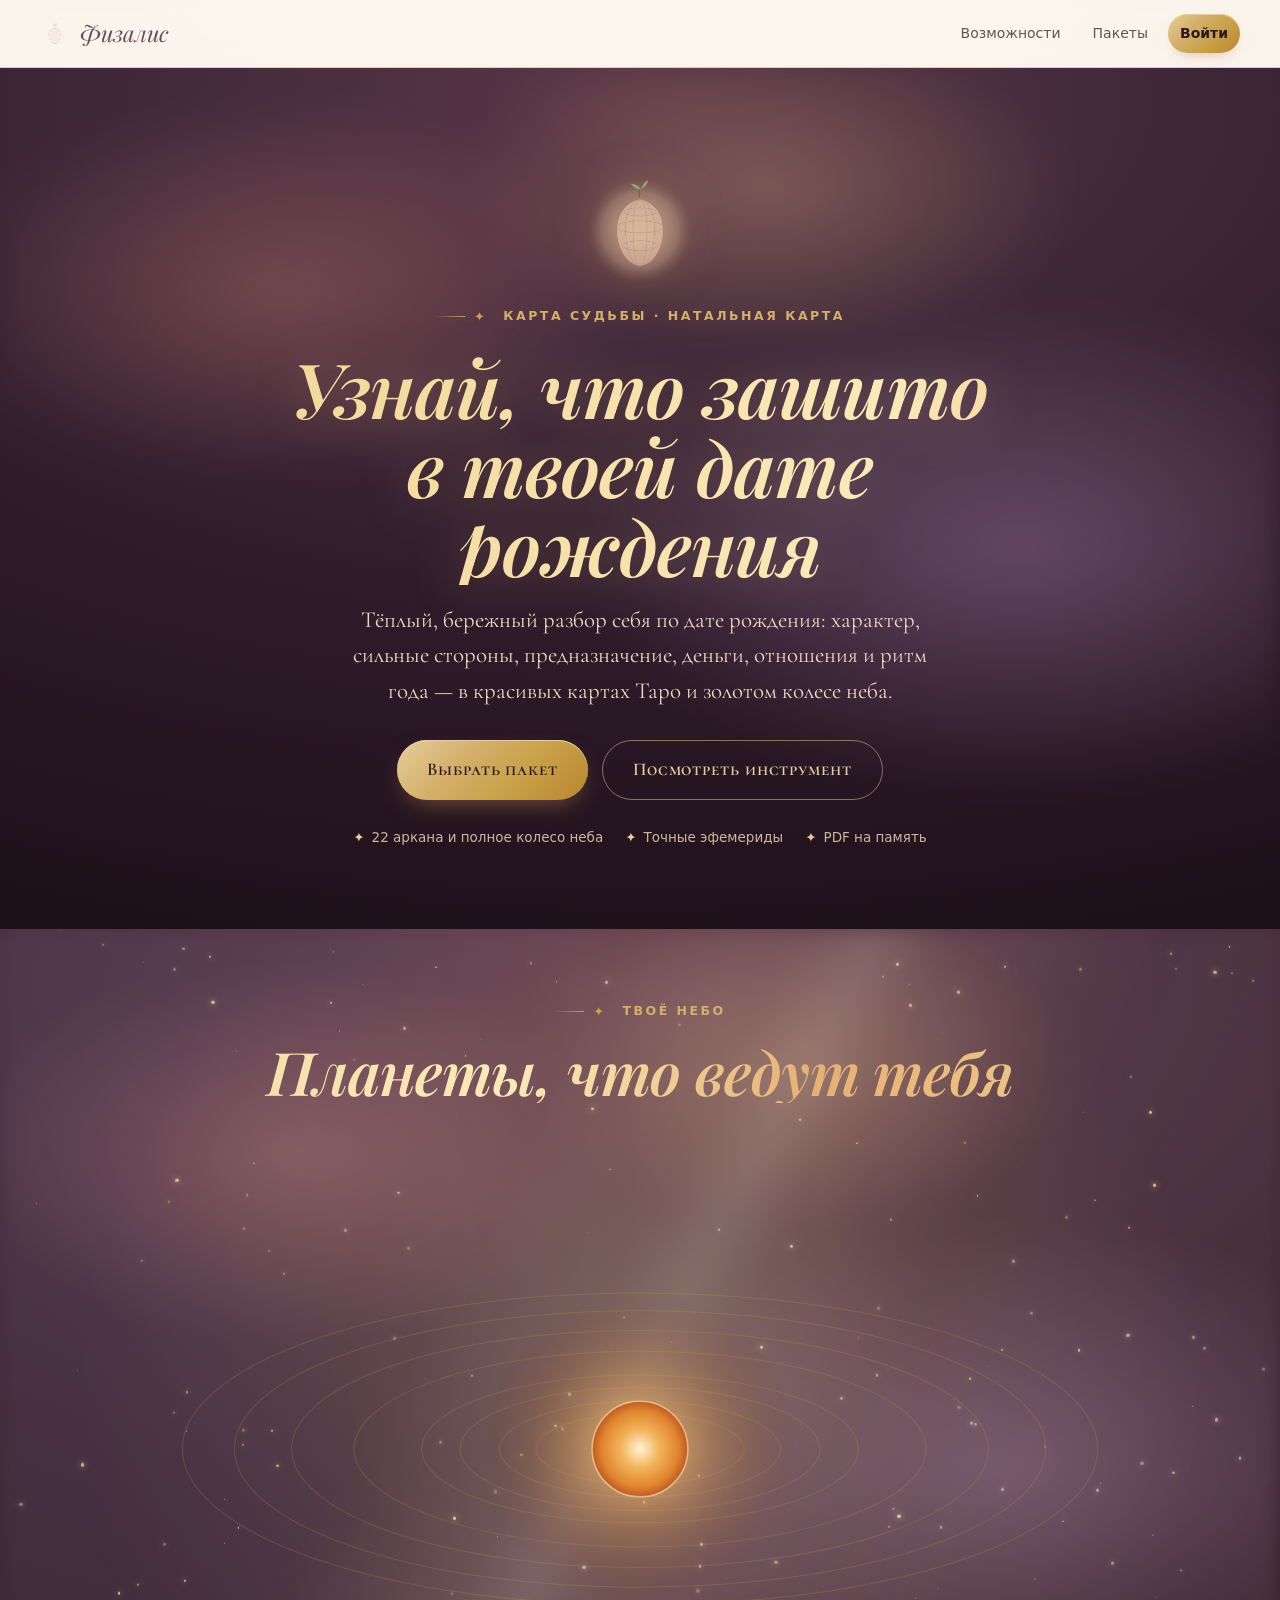
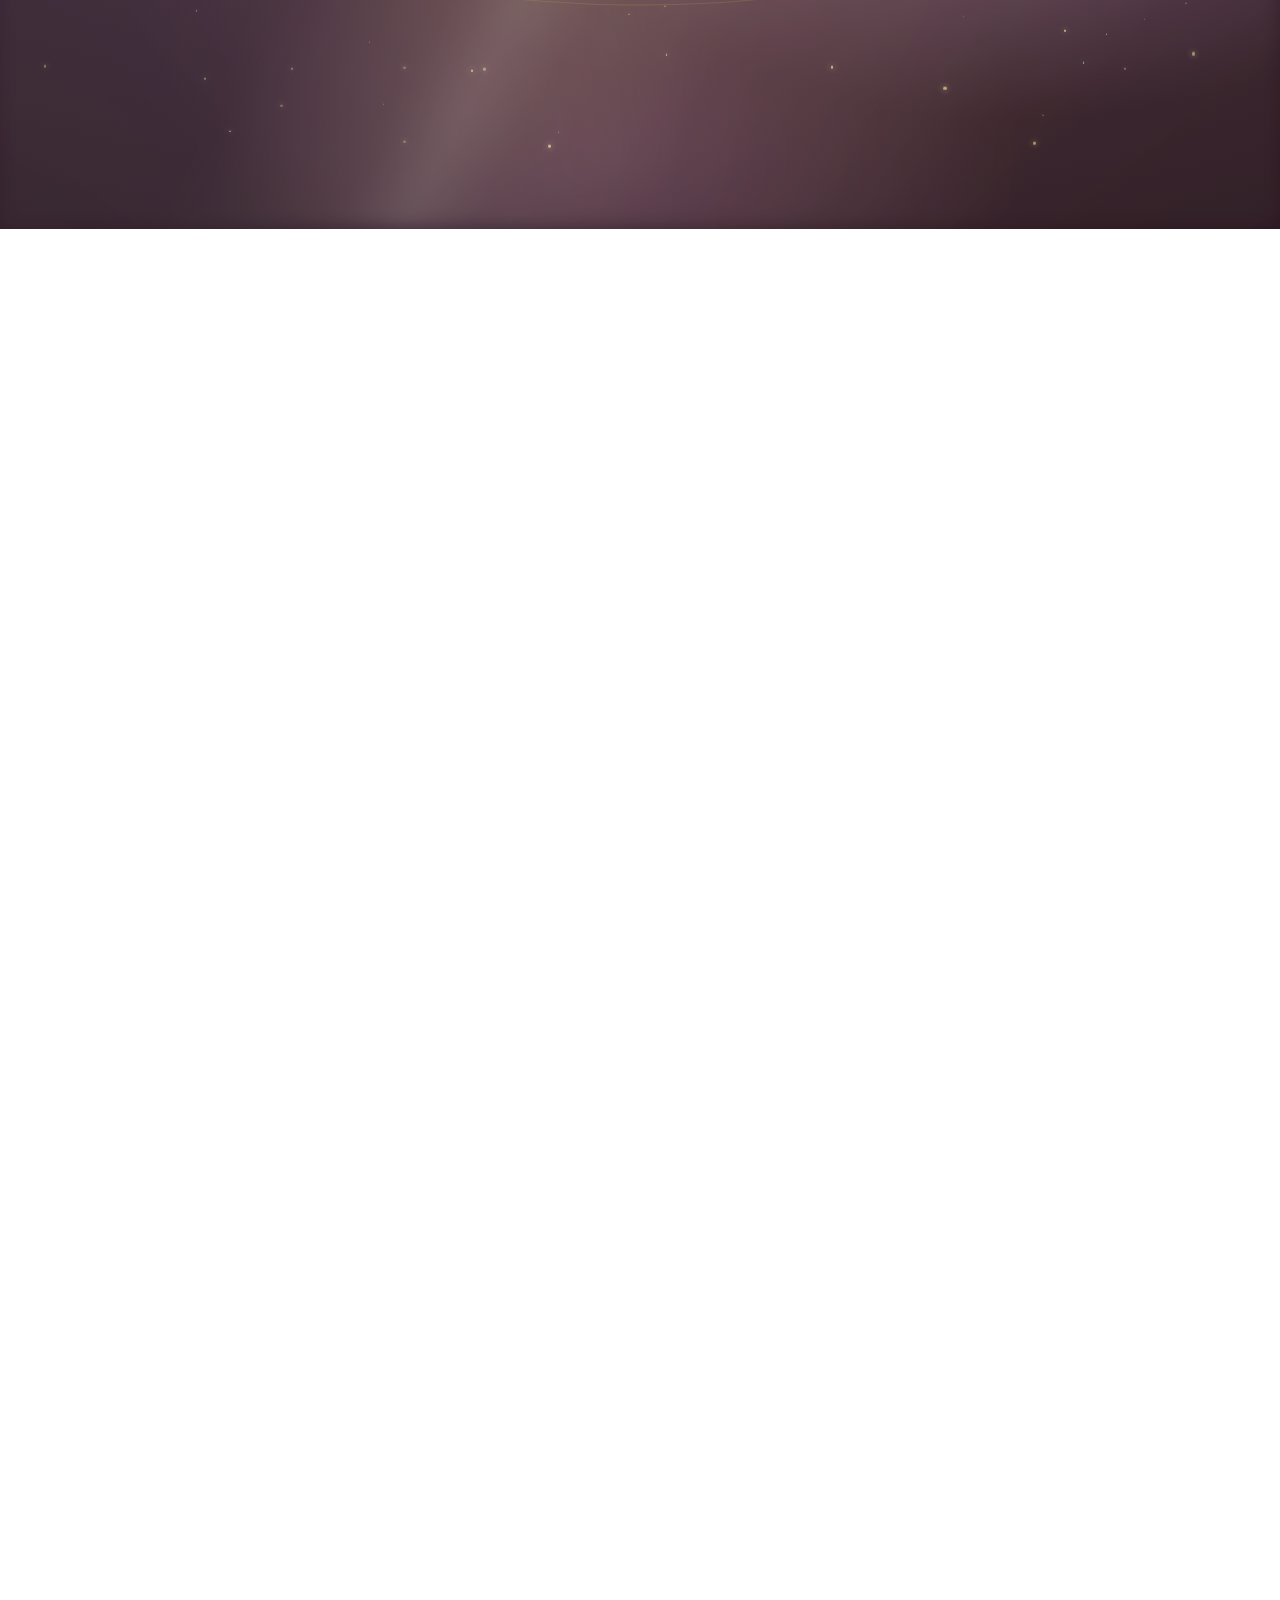
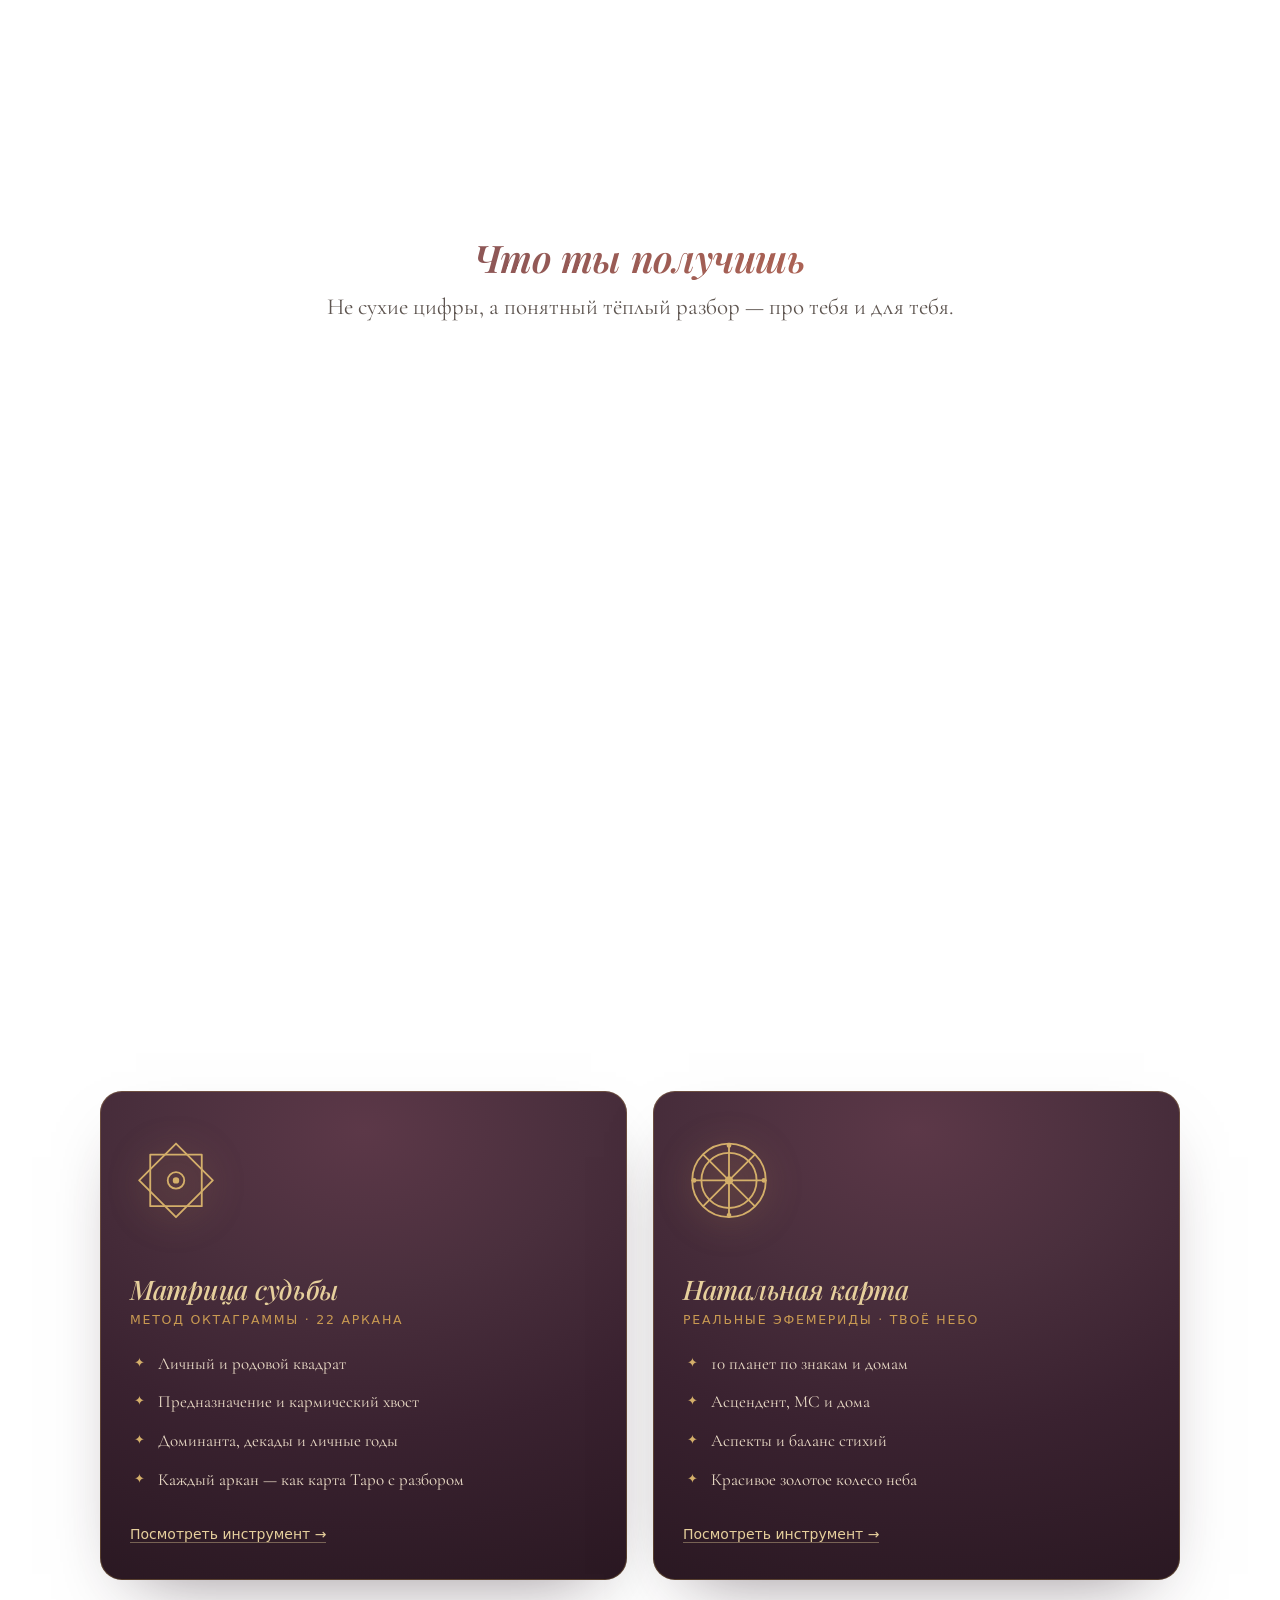
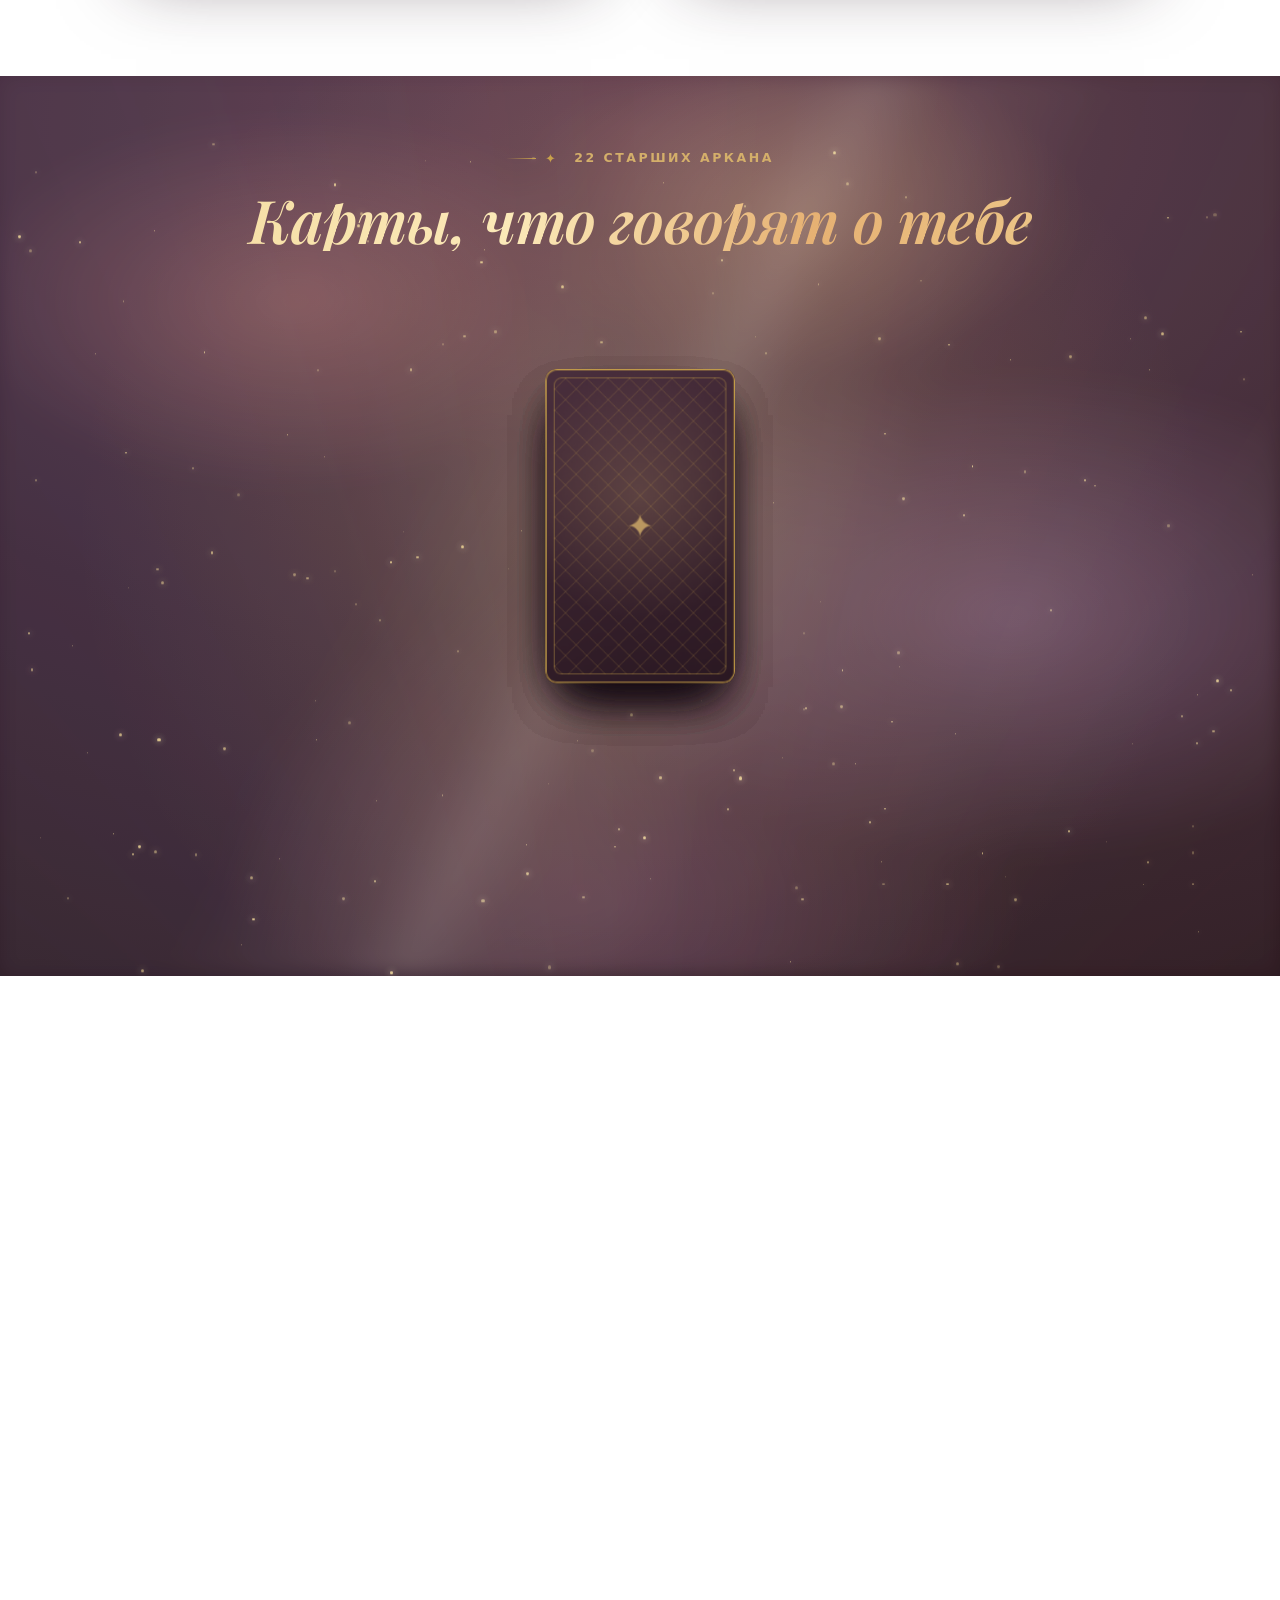
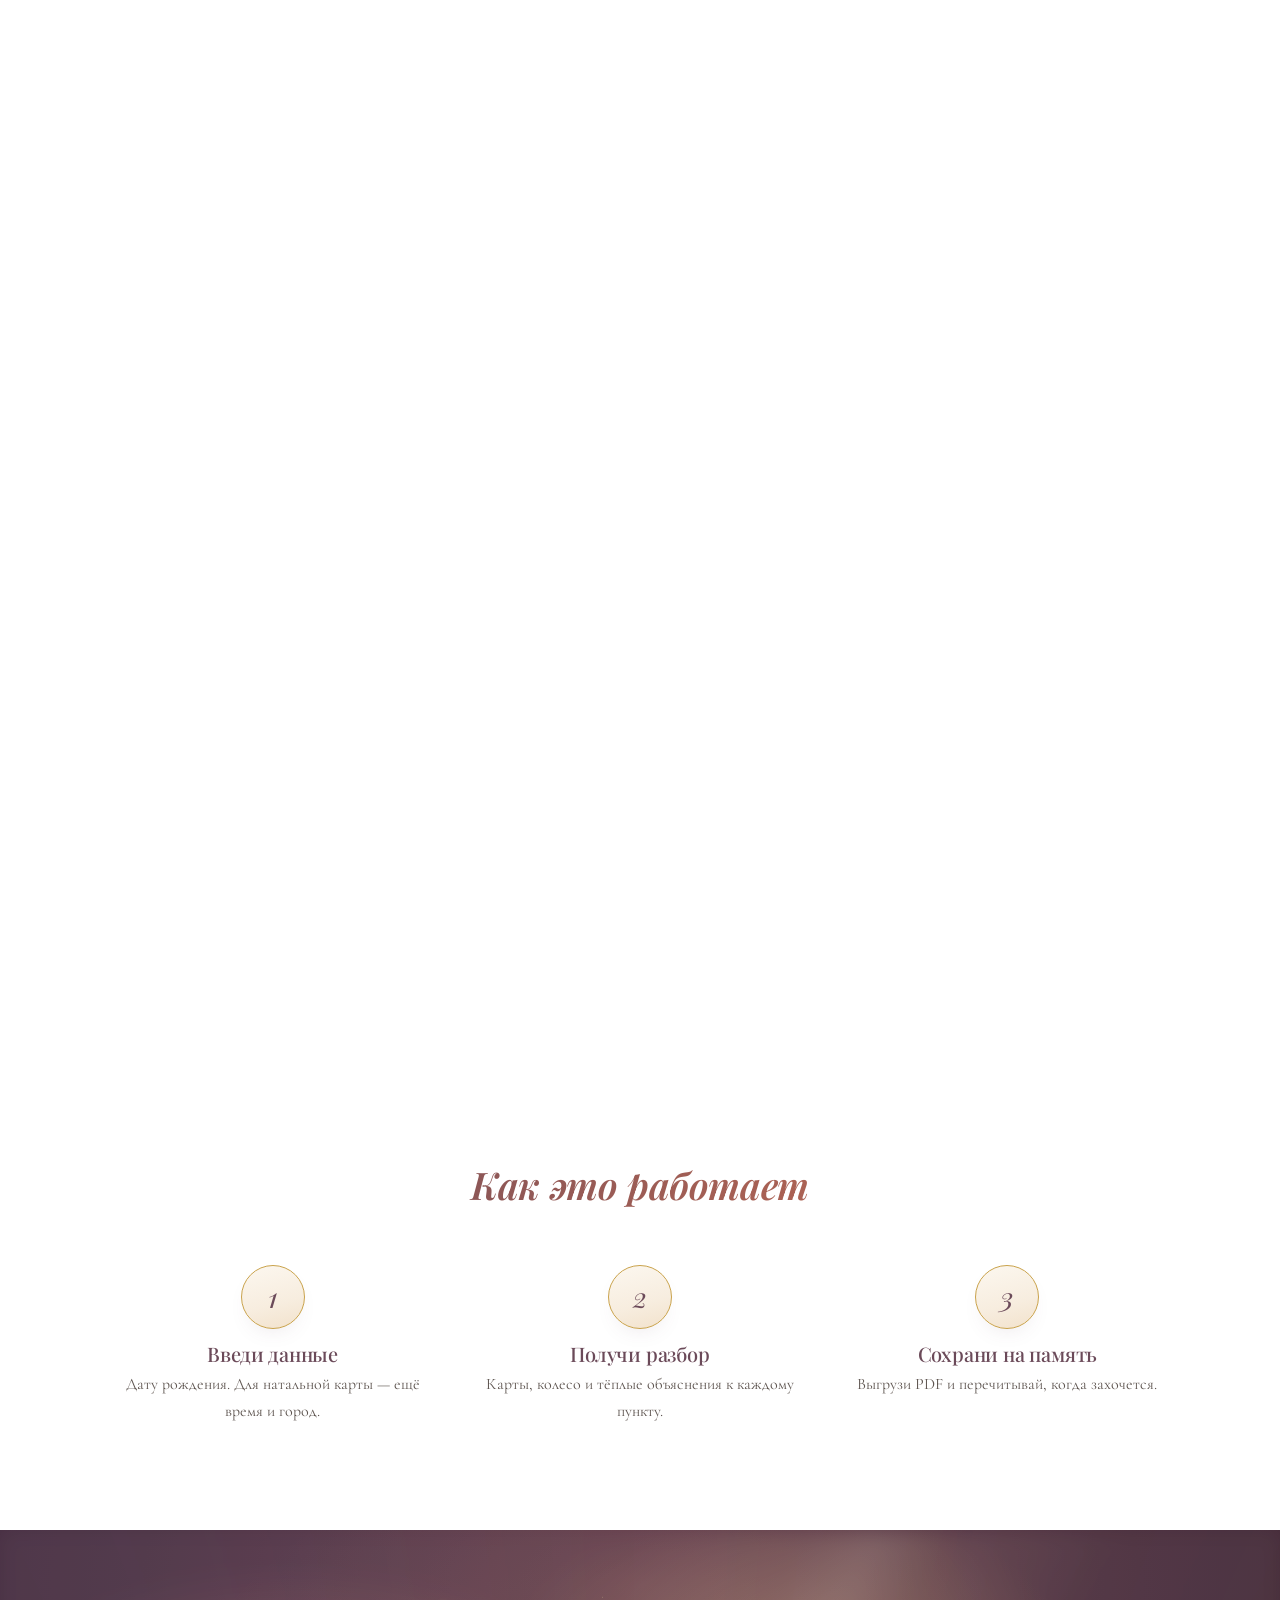
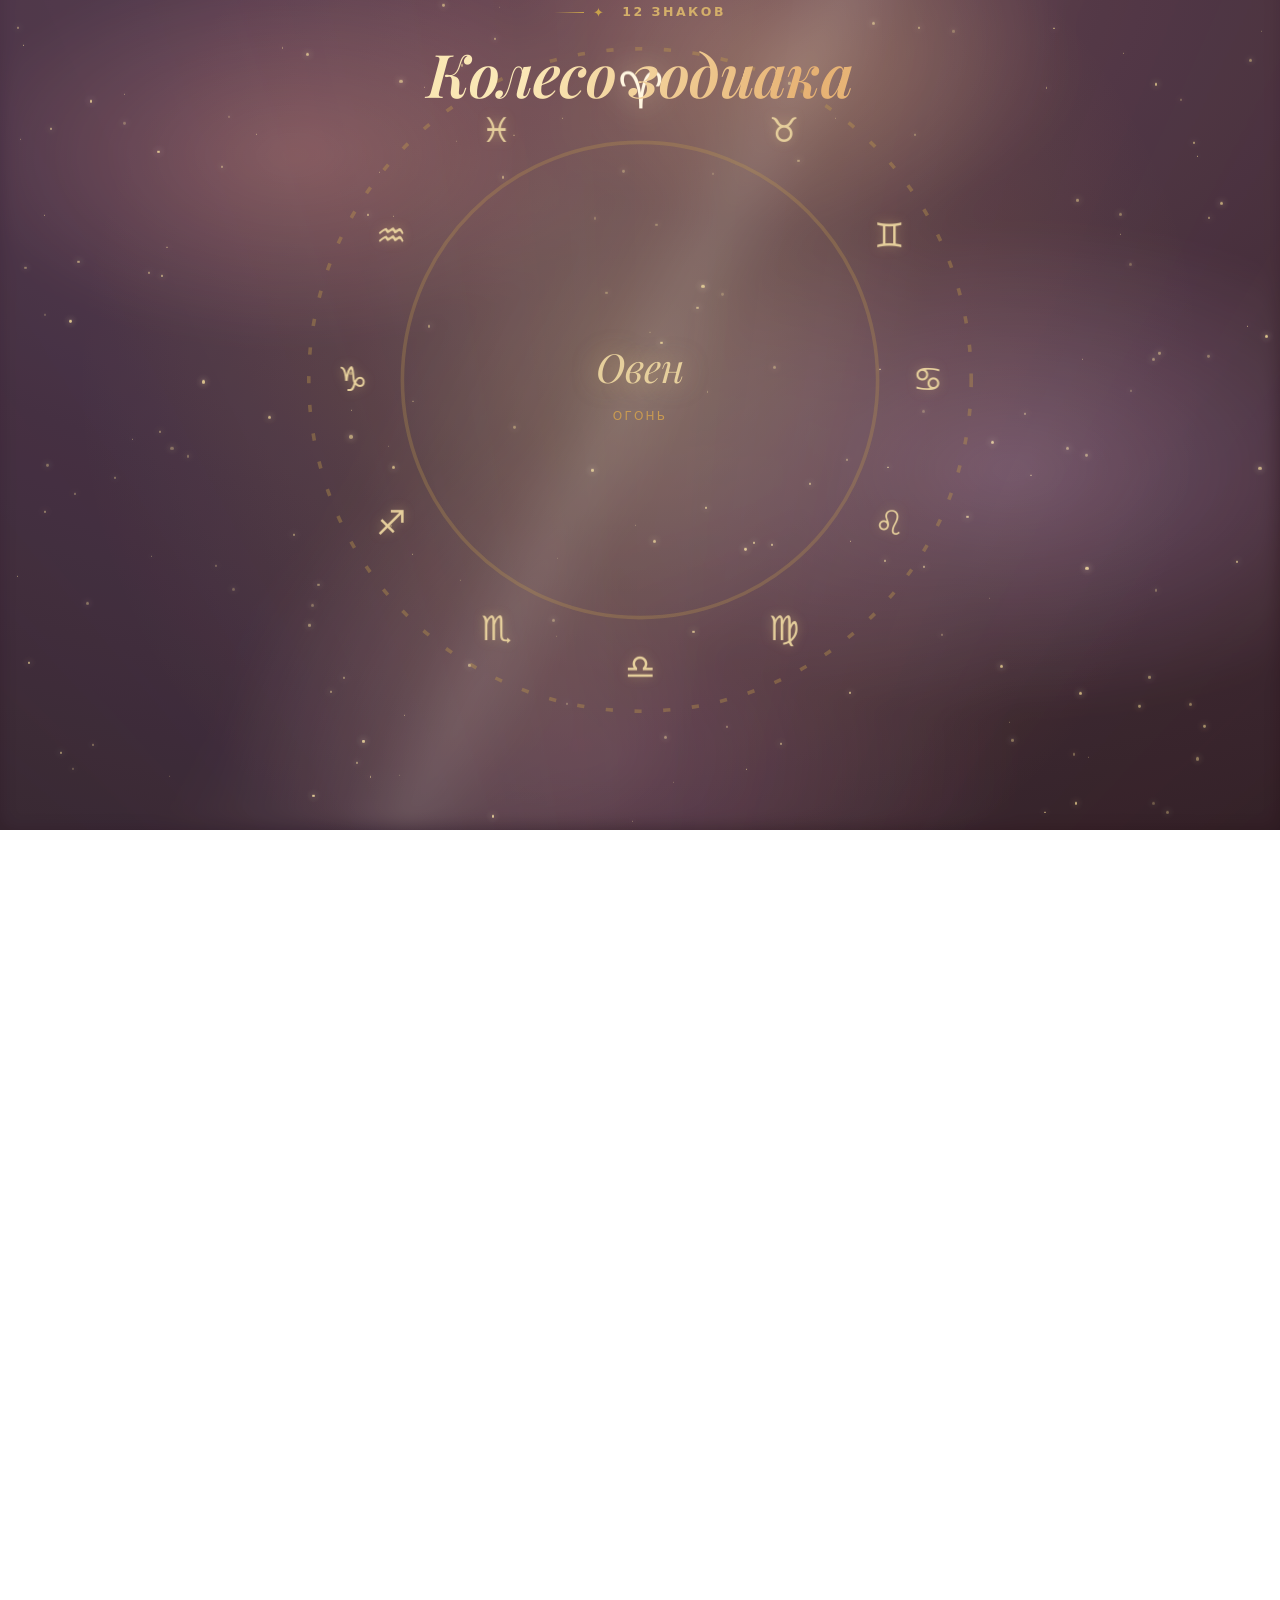
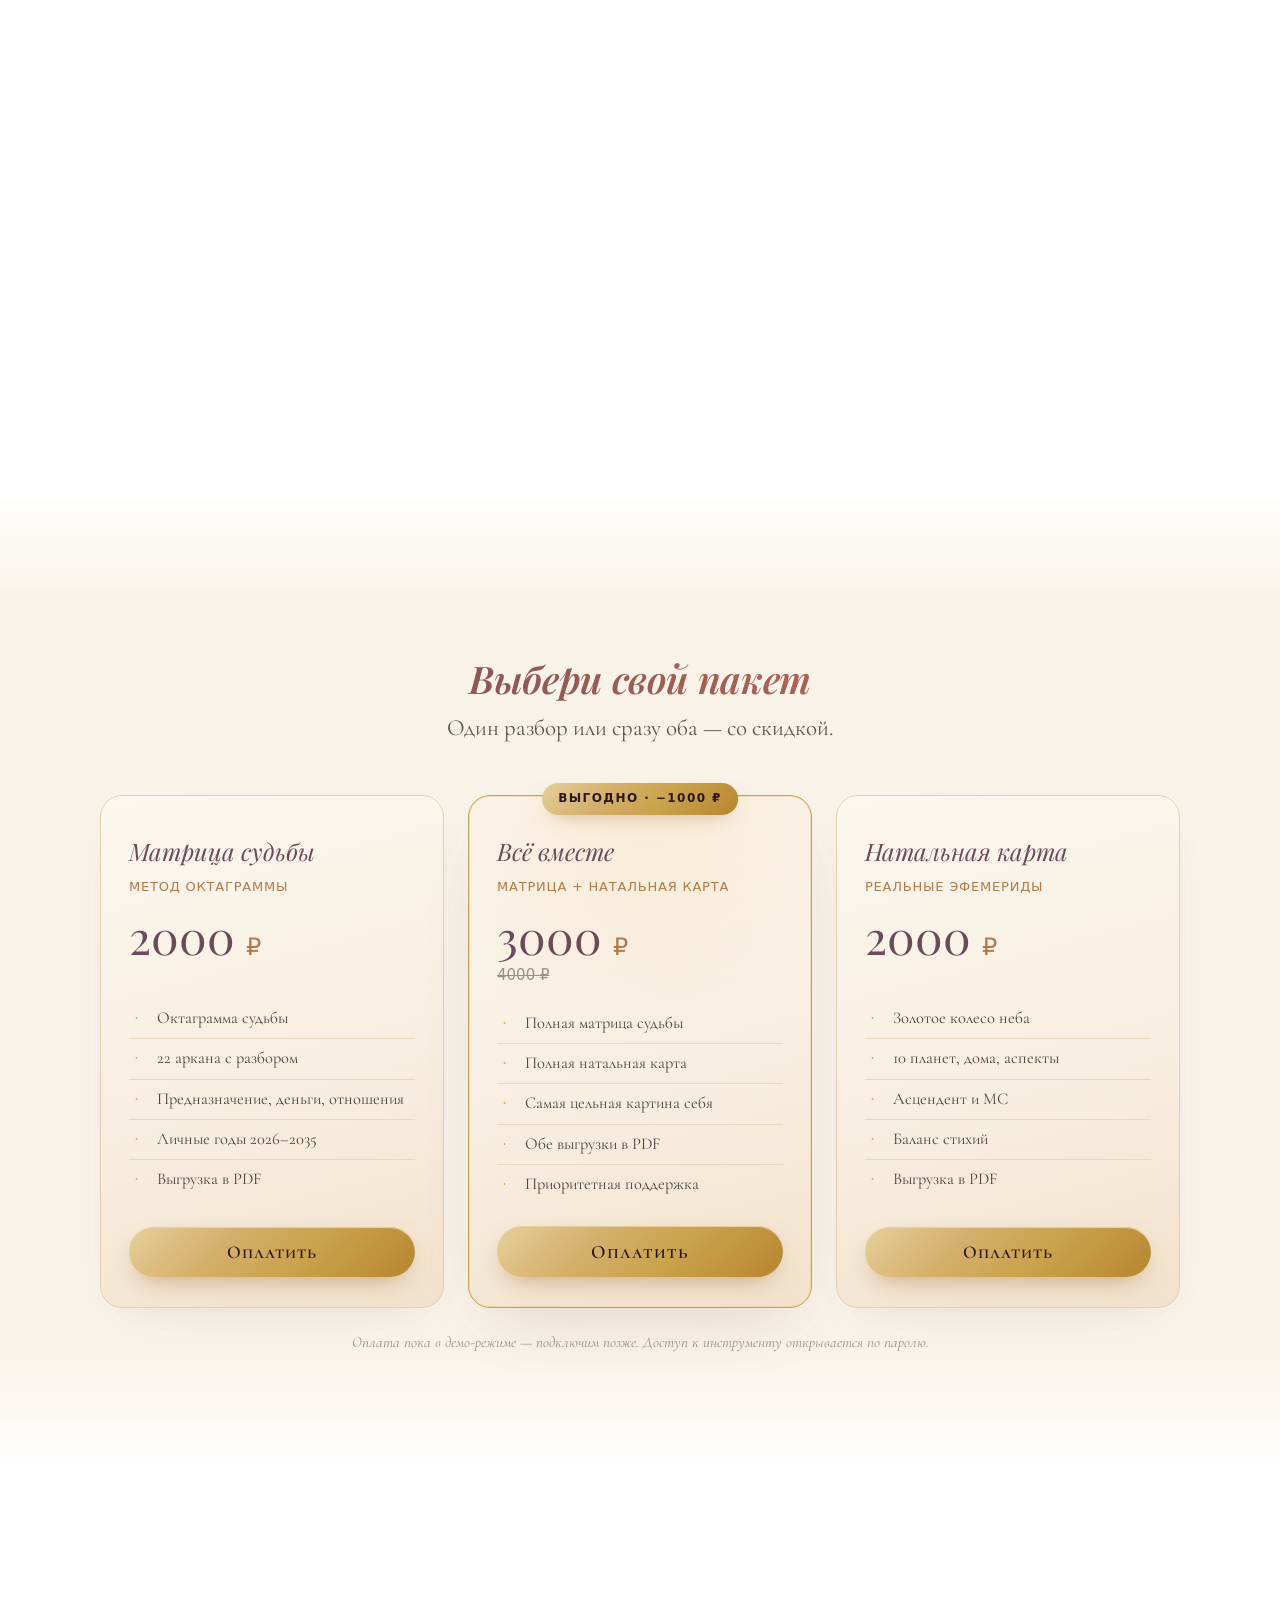
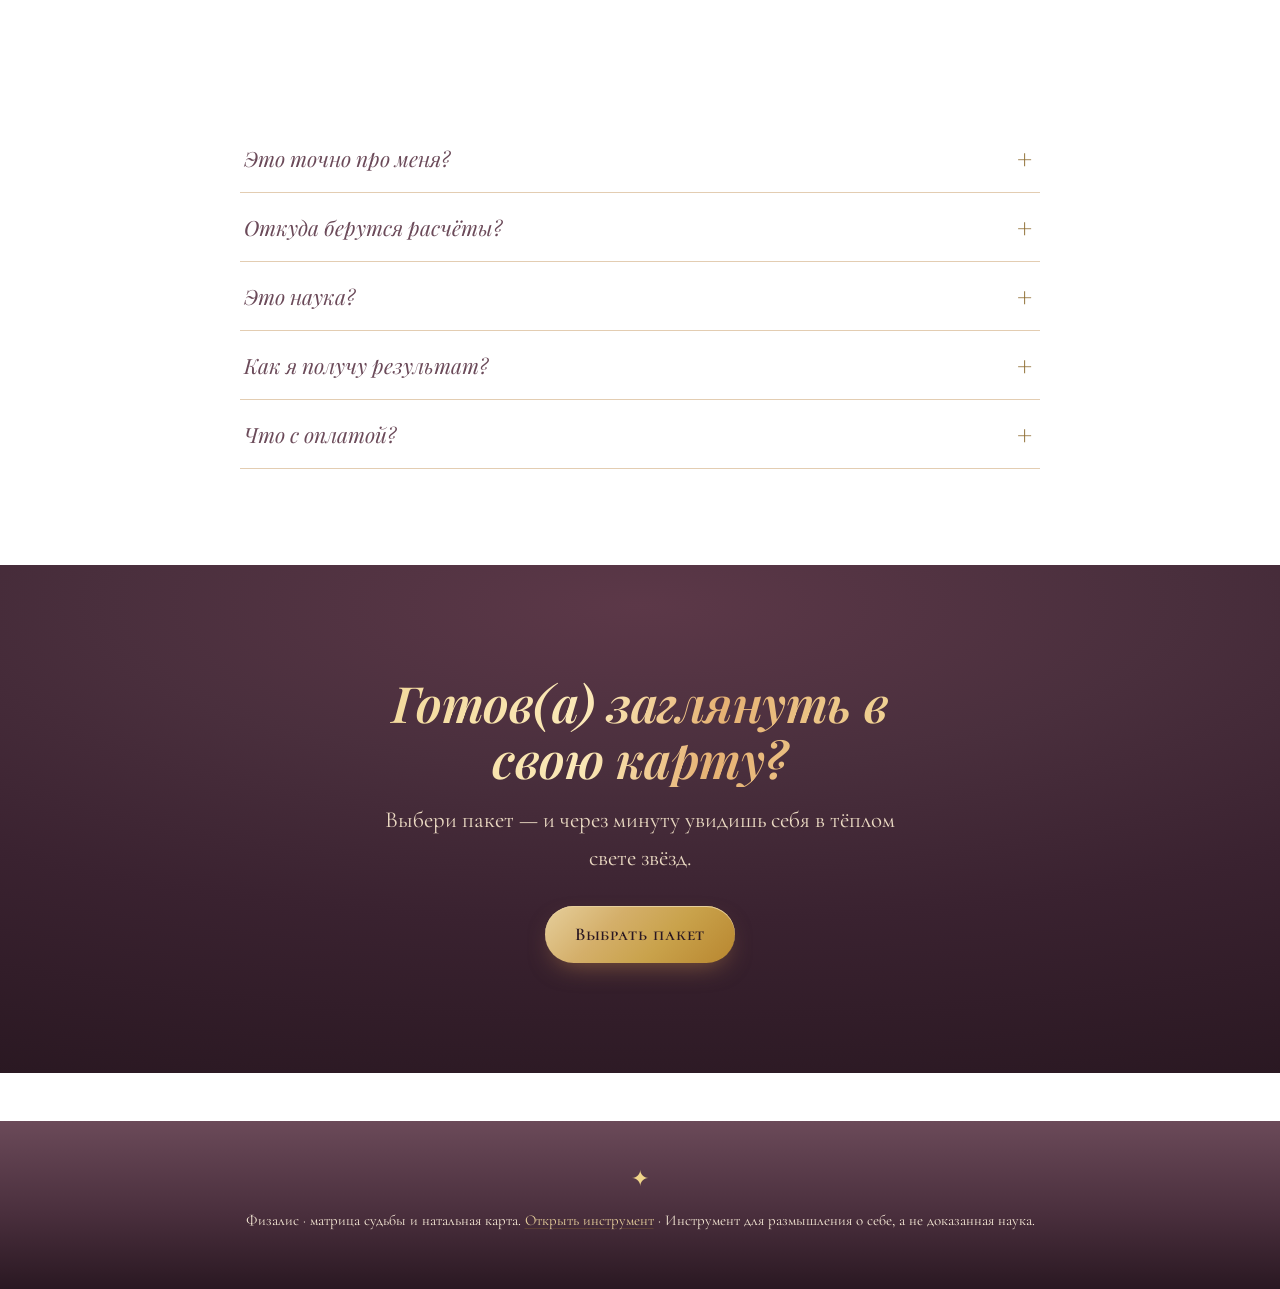
<file: index.html>
<!DOCTYPE html>
<html lang="ru">
<head>
<meta charset="UTF-8">
<meta name="viewport" content="width=device-width, initial-scale=1.0">
<title>Физалис · Матрица судьбы и натальная карта по дате рождения</title>
<meta name="description" content="Тёплый разбор себя по дате рождения: матрица судьбы и натальная карта. Характер, предназначение, деньги, отношения и ритм года — в красивых картах и звёздном колесе.">
<link rel="preconnect" href="https://fonts.googleapis.com">
<link rel="preconnect" href="https://fonts.gstatic.com" crossorigin>
<link href="https://fonts.googleapis.com/css2?family=Playfair+Display:ital,wght@0,400;0,500;0,600;0,700;1,400;1,500;1,600&family=Cormorant+Garamond:ital,wght@0,400;0,500;0,600;1,400;1,500&display=swap" rel="stylesheet">
<link rel="stylesheet" href="css/style.css">
<link rel="stylesheet" href="css/landing.css">
<link rel="stylesheet" href="css/showcase.css">
<link rel="stylesheet" href="css/decor.css">
<link rel="icon" href="assets/physalis_mark.png">
</head>
<body>

<!-- ===== Навигация ===== -->
<nav class="lp-nav">
  <a class="brand" href="index.html"><img src="assets/physalis_mark.png" alt="">Физалис</a>
  <div class="links">
    <a class="ghost" href="#benefits">Возможности</a>
    <a class="ghost" href="#pricing">Пакеты</a>
    <a class="cta" href="app.html">Войти</a>
  </div>
</nav>

<!-- ===== Hero ===== -->
<header class="lp-hero">
  <div class="starfield"></div>
  <div class="nebula"></div>
  <img class="hero-emblem glow-breathe" src="assets/physalis_hero.png" alt="Физалис">
  <div class="eyebrow"><span class="lantern">✦</span>&nbsp;Карта судьбы · Натальная карта</div>
  <h1>Узнай, что зашито в&nbsp;твоей дате рождения</h1>
  <p class="lead">Тёплый, бережный разбор себя по дате рождения: характер, сильные стороны,
    предназначение, деньги, отношения и ритм года — в красивых картах Таро и золотом колесе неба.</p>
  <div class="hero-cta">
    <a class="btn btn-gold" href="#pricing">Выбрать пакет</a>
    <a class="btn btn-ghost" href="app.html">Посмотреть инструмент</a>
  </div>
  <div class="trust">
    <span><b>✦</b> 22 аркана и полное колесо неба</span>
    <span><b>✦</b> Точные эфемериды</span>
    <span><b>✦</b> PDF на память</span>
  </div>
</header>

<!-- ===== Шоукейс: Солнечная система ===== -->
<section class="showcase" data-show="solar" style="height:260vh">
  <div class="show-sticky dusk cosmic">
    <div class="starfield"></div><div class="nebula"></div>
    <div class="show-head">
      <div class="eyebrow"><span class="lantern">✦</span>&nbsp;Твоё небо</div>
      <h2>Планеты, что ведут тебя</h2>
    </div>
    <div class="show-stage stage-solar"></div>
    <div class="show-sub">Каждая планета — часть твоего характера. Листай — и небо оживает.</div>
  </div>
</section>

<!-- ===== Выгоды ===== -->
<section class="lp-section" id="benefits">
  <div class="lp-head reveal">
    <h2 class="section-title">Что ты получишь</h2>
    <p>Не сухие цифры, а понятный тёплый разбор — про тебя и для тебя.</p>
  </div>
  <div class="lp-benefits">
    <div class="benefit reveal">
      <div class="ic"><svg viewBox="0 0 24 24" fill="none" stroke="currentColor" stroke-width="1.7" stroke-linecap="round" stroke-linejoin="round"><circle cx="12" cy="12" r="9"/><circle cx="9" cy="10.5" r=".6" fill="currentColor"/><circle cx="15" cy="10.5" r=".6" fill="currentColor"/><path d="M8.5 14.5c1.6 2 5.4 2 7 0"/></svg></div>
      <h3>Понять себя без оценок</h3>
      <p>Увидишь свой характер, таланты и мягкие зоны роста — как тёплое зеркало, а не приговор.</p>
    </div>
    <div class="benefit reveal">
      <div class="ic"><svg viewBox="0 0 24 24" fill="none" stroke="currentColor" stroke-width="1.7" stroke-linecap="round" stroke-linejoin="round"><path d="M12 2.5l2.2 7.3 7.3 2.2-7.3 2.2L12 21.5l-2.2-7.3L2.5 12l7.3-2.2z"/></svg></div>
      <h3>Найти предназначение</h3>
      <p>Куда расти и в чём твоя большая задача — в первой и во второй половине жизни.</p>
    </div>
    <div class="benefit reveal">
      <div class="ic"><svg viewBox="0 0 24 24" fill="none" stroke="currentColor" stroke-width="1.7" stroke-linecap="round" stroke-linejoin="round"><path d="M12 20C5 15 3 11 3 8 3 5.5 5 4 7 4c2 0 4 2 5 4 1-2 3-4 5-4 2 0 4 1.5 4 4 0 3-2 7-9 12z"/></svg></div>
      <h3>Деньги и отношения</h3>
      <p>Где твой денежный поток и как именно ты любишь, выбираешь и привязываешься.</p>
    </div>
    <div class="benefit reveal">
      <div class="ic"><svg viewBox="0 0 24 24" fill="none" stroke="currentColor" stroke-width="1.7" stroke-linecap="round" stroke-linejoin="round"><circle cx="12" cy="12" r="8.5"/><path d="M12 7v5l3.5 2"/></svg></div>
      <h3>Ритм твоего года</h3>
      <p>Что подсвечивает каждый год до 2035-го и когда лучше начинать новое.</p>
    </div>
  </div>
</section>

<!-- ===== Два инструмента ===== -->
<section class="lp-section">
  <div class="lp-head reveal">
    <h2 class="section-title">Два взгляда на тебя</h2>
    <p>Древний символический и точный астрономический — вместе они дают объёмную картину.</p>
  </div>
  <div class="lp-tools">
    <div class="tool-card reveal">
      <div class="starfield"></div>
      <svg class="tool-emblem" viewBox="0 0 100 130" fill="none" stroke="currentColor" stroke-width="2" stroke-linecap="round" stroke-linejoin="round">
        <polygon points="50,20 90,60 50,100 10,60"/><polygon points="22,32 78,32 78,88 22,88"/>
        <circle cx="50" cy="60" r="9"/><circle cx="50" cy="60" r="2.5" fill="currentColor"/>
      </svg>
      <h3>Матрица судьбы</h3>
      <div class="tag-row">Метод октаграммы · 22 аркана</div>
      <ul>
        <li>Личный и родовой квадрат</li>
        <li>Предназначение и кармический хвост</li>
        <li>Доминанта, декады и личные годы</li>
        <li>Каждый аркан — как карта Таро с разбором</li>
      </ul>
      <a class="tool-link" href="app.html">Посмотреть инструмент →</a>
    </div>
    <div class="tool-card reveal">
      <div class="starfield"></div>
      <svg class="tool-emblem" viewBox="0 0 100 130" fill="none" stroke="currentColor" stroke-width="2" stroke-linecap="round" stroke-linejoin="round">
        <circle cx="50" cy="60" r="40"/><circle cx="50" cy="60" r="30"/>
        <line x1="10" y1="60" x2="90" y2="60"/><line x1="50" y1="20" x2="50" y2="100"/>
        <line x1="22" y1="32" x2="78" y2="88"/><line x1="78" y1="32" x2="22" y2="88"/>
        <circle cx="50" cy="60" r="3.5" fill="currentColor"/>
        <circle cx="50" cy="22" r="1.6" fill="currentColor"/><circle cx="88" cy="60" r="1.6" fill="currentColor"/>
        <circle cx="50" cy="98" r="1.6" fill="currentColor"/><circle cx="12" cy="60" r="1.6" fill="currentColor"/>
      </svg>
      <h3>Натальная карта</h3>
      <div class="tag-row">Реальные эфемериды · твоё небо</div>
      <ul>
        <li>10 планет по знакам и домам</li>
        <li>Асцендент, MC и дома</li>
        <li>Аспекты и баланс стихий</li>
        <li>Красивое золотое колесо неба</li>
      </ul>
      <a class="tool-link" href="app.html">Посмотреть инструмент →</a>
    </div>
  </div>
</section>

<!-- ===== Шоукейс: Карты Таро ===== -->
<section class="showcase" data-show="tarot" style="height:280vh">
  <div class="show-sticky dusk cosmic">
    <div class="starfield"></div><div class="nebula"></div>
    <div class="show-head">
      <div class="eyebrow"><span class="lantern">✦</span>&nbsp;22 Старших аркана</div>
      <h2>Карты, что говорят о тебе</h2>
    </div>
    <div class="show-stage stage-tarot"></div>
    <div class="show-sub">Долистай — и карты раскрываются веером, открывая лицо.</div>
  </div>
</section>

<!-- ===== Как это работает ===== -->
<section class="lp-section">
  <div class="lp-head reveal"><h2 class="section-title">Как это работает</h2></div>
  <div class="lp-steps">
    <div class="step reveal"><div class="num">1</div><h3>Введи данные</h3><p>Дату рождения. Для натальной карты — ещё время и город.</p></div>
    <div class="step reveal"><div class="num">2</div><h3>Получи разбор</h3><p>Карты, колесо и тёплые объяснения к каждому пункту.</p></div>
    <div class="step reveal"><div class="num">3</div><h3>Сохрани на память</h3><p>Выгрузи PDF и перечитывай, когда захочется.</p></div>
  </div>
</section>

<!-- ===== Шоукейс: Зодиак ===== -->
<section class="showcase" data-show="zodiac" style="height:240vh">
  <div class="show-sticky dusk cosmic">
    <div class="starfield"></div><div class="nebula"></div>
    <div class="show-head">
      <div class="eyebrow"><span class="lantern">✦</span>&nbsp;12 знаков</div>
      <h2>Колесо зодиака</h2>
    </div>
    <div class="show-stage stage-zodiac"></div>
    <div class="show-sub">Крути колесо — знак за знаком оживает твоё небо.</div>
  </div>
</section>

<!-- ===== Пакеты ===== -->
<div class="lp-pricing-wrap">
<section class="lp-section" id="pricing">
  <div class="lp-head reveal">
    <h2 class="section-title">Выбери свой пакет</h2>
    <p>Один разбор или сразу оба — со скидкой.</p>
  </div>
  <div class="lp-pricing">
    <div class="price-card reveal">
      <div class="pk-name">Матрица судьбы</div>
      <div class="pk-sub">Метод октаграммы</div>
      <div class="pk-price">2000 <span class="cur">₽</span></div>
      <div class="pk-old"></div>
      <ul>
        <li>Октаграмма судьбы</li>
        <li>22 аркана с разбором</li>
        <li>Предназначение, деньги, отношения</li>
        <li>Личные годы 2026–2035</li>
        <li>Выгрузка в PDF</li>
      </ul>
      <button class="btn btn-gold buy" data-buy="matrix">Оплатить</button>
    </div>

    <div class="price-card featured reveal">
      <div class="badge">Выгодно · −1000 ₽</div>
      <div class="pk-name">Всё вместе</div>
      <div class="pk-sub">Матрица + Натальная карта</div>
      <div class="pk-price">3000 <span class="cur">₽</span></div>
      <div class="pk-old">4000 ₽</div>
      <ul>
        <li>Полная матрица судьбы</li>
        <li>Полная натальная карта</li>
        <li>Самая цельная картина себя</li>
        <li>Обе выгрузки в PDF</li>
        <li>Приоритетная поддержка</li>
      </ul>
      <button class="btn btn-gold buy" data-buy="both">Оплатить</button>
    </div>

    <div class="price-card reveal">
      <div class="pk-name">Натальная карта</div>
      <div class="pk-sub">Реальные эфемериды</div>
      <div class="pk-price">2000 <span class="cur">₽</span></div>
      <div class="pk-old"></div>
      <ul>
        <li>Золотое колесо неба</li>
        <li>10 планет, дома, аспекты</li>
        <li>Асцендент и MC</li>
        <li>Баланс стихий</li>
        <li>Выгрузка в PDF</li>
      </ul>
      <button class="btn btn-gold buy" data-buy="natal">Оплатить</button>
    </div>
  </div>
  <p class="price-note">Оплата пока в демо-режиме — подключим позже. Доступ к инструменту открывается по паролю.</p>
</section>
</div>

<!-- ===== FAQ ===== -->
<section class="lp-section">
  <div class="lp-head reveal"><h2 class="section-title">Частые вопросы</h2></div>
  <div class="lp-faq reveal">
    <div class="faq-item"><button class="faq-q">Это точно про меня?</button>
      <div class="faq-a"><div class="inner">Расчёт строится только на твоих данных — дате рождения (и времени с городом для натальной карты). Тексты тёплые и про тебя, без шаблонных страшилок.</div></div></div>
    <div class="faq-item"><button class="faq-q">Откуда берутся расчёты?</button>
      <div class="faq-a"><div class="inner">Матрица — метод октаграммы (школа Ладини). Натальная карта — реальные астрономические эфемериды; точность сверена с профессиональными сервисами до угловой минуты.</div></div></div>
    <div class="faq-item"><button class="faq-q">Это наука?</button>
      <div class="faq-a"><div class="inner">Нет. Это инструмент для размышления о себе, а не доказанная наука. Бери то, что отзывается, и оставляй остальное — как красивое зеркало.</div></div></div>
    <div class="faq-item"><button class="faq-q">Как я получу результат?</button>
      <div class="faq-a"><div class="inner">Прямо в браузере: красивый разбор с картами Таро и золотым колесом неба, плюс возможность сохранить всё в PDF.</div></div></div>
    <div class="faq-item"><button class="faq-q">Что с оплатой?</button>
      <div class="faq-a"><div class="inner">Сейчас кнопки работают в демо-режиме (имитация оплаты). Реальную оплату мы подключим позже — данные карты нигде не запрашиваются.</div></div></div>
  </div>
</section>

<!-- ===== Финальный CTA ===== -->
<section class="lp-final">
  <div class="starfield"></div>
  <h2>Готов(а) заглянуть в свою карту?</h2>
  <p>Выбери пакет — и через минуту увидишь себя в тёплом свете звёзд.</p>
  <a class="btn btn-gold" href="#pricing">Выбрать пакет</a>
</section>

<footer class="lp-footer">
  <span class="fmark">✦</span>
  Физалис · матрица судьбы и натальная карта.
  <a href="app.html">Открыть инструмент</a> ·
  Инструмент для размышления о себе, а не доказанная наука.
</footer>

<!-- ===== Демо-модалка оплаты ===== -->
<div class="pay-modal" id="pay-modal">
  <div class="pay-card">
    <button class="close" aria-label="Закрыть">×</button>
    <div class="pay-body">
      <div class="pay-eyebrow">Оформление пакета</div>
      <h3 id="pay-name">Пакет</h3>
      <div class="pay-price" id="pay-price">0 <span class="cur">₽</span></div>
      <p class="pay-desc" id="pay-desc"></p>
      <div class="demo-badge">Демо-режим · реальная оплата скоро</div>
      <button class="btn btn-gold pay-go" id="pay-go">Оплатить</button>
    </div>
    <div class="pay-success">
      <div class="check"><svg viewBox="0 0 24 24" fill="none" stroke="currentColor" stroke-width="2.4" stroke-linecap="round" stroke-linejoin="round"><path d="M5 12.5l4.5 4.5L19 7"/></svg></div>
      <h3>Спасибо!</h3>
      <p class="pay-desc">Это демонстрация — оплата пока не подключена. Скоро здесь будет настоящая касса, и пакет откроется автоматически.</p>
      <a class="btn btn-ghost pay-go" href="app.html" style="border-color:var(--gold-leaf);color:var(--plum)">Открыть инструмент</a>
    </div>
  </div>
</div>

<script src="js/fx.js"></script>
<script src="js/arcana-art.js"></script>
<script src="js/showcase.js"></script>
<script src="js/decor-symbols.js"></script>
<script src="js/decor.js"></script>
<script src="js/landing.js"></script>
</body>
</html>
</file>
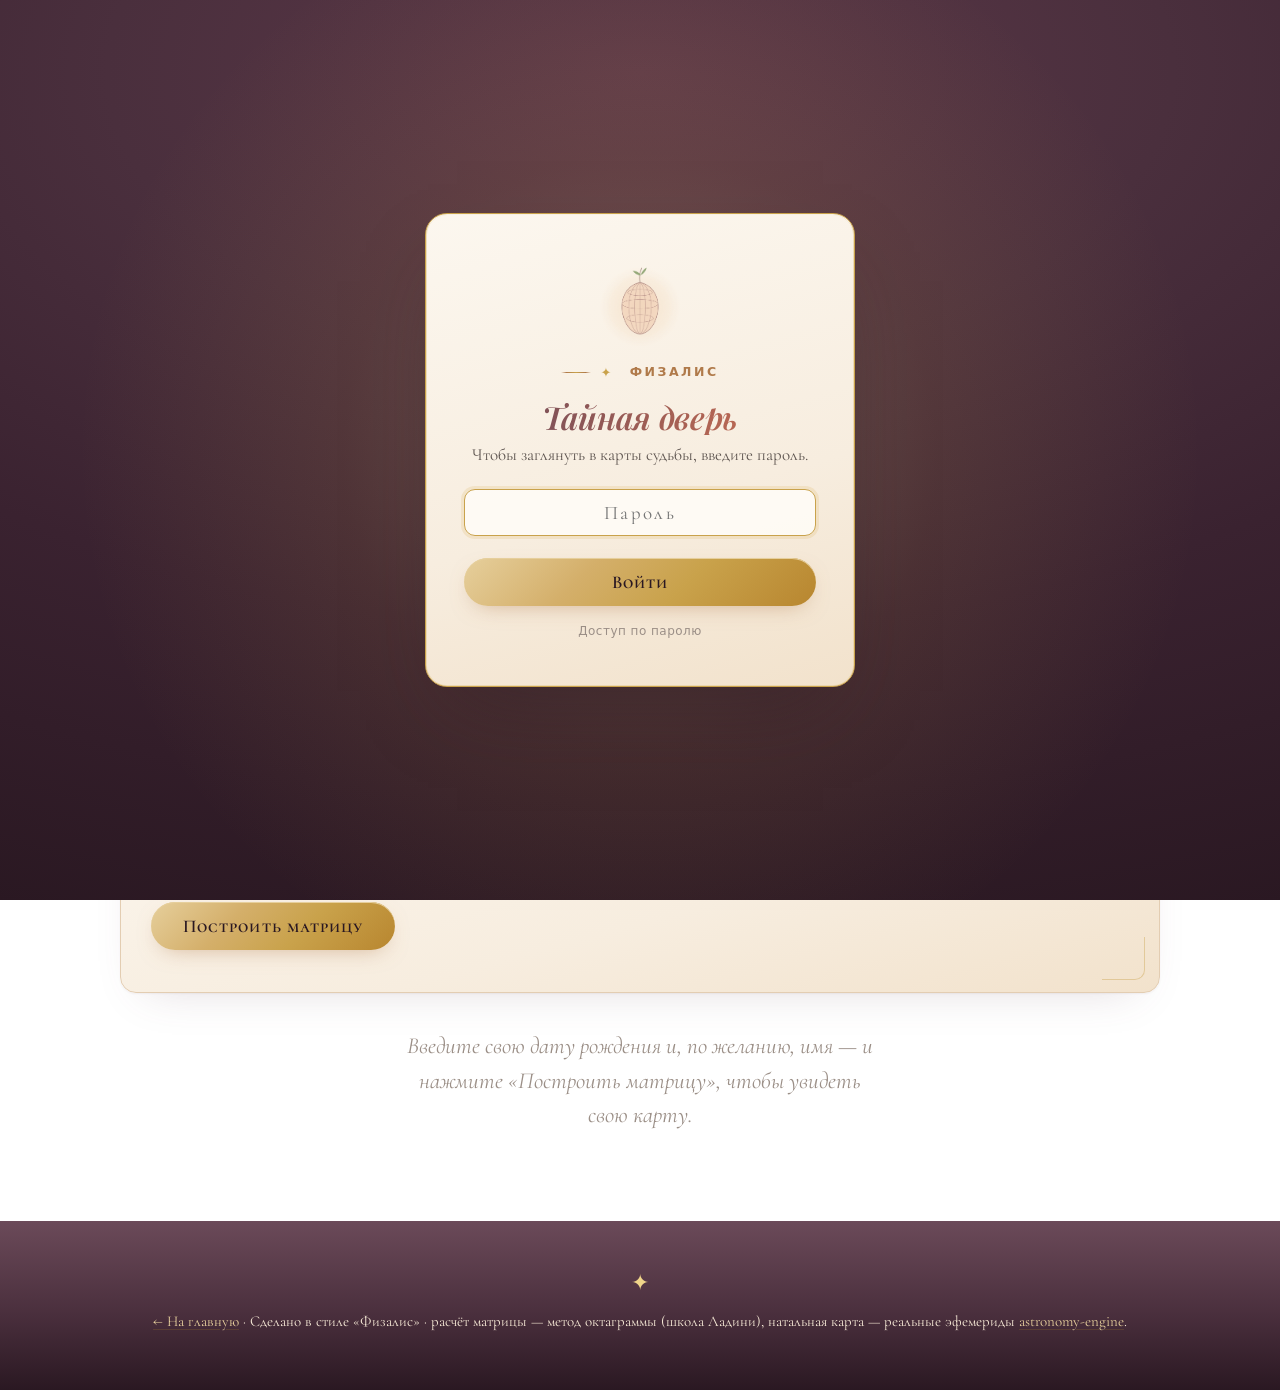
<file: app.html>
<!DOCTYPE html>
<html lang="ru">
<head>
<meta charset="UTF-8">
<meta name="viewport" content="width=device-width, initial-scale=1.0">
<title>Физалис · Матрица судьбы и натальная карта</title>
<meta name="description" content="Генератор матрицы судьбы и натальной карты по дате рождения в тёплом стиле «Физалис».">
<link rel="preconnect" href="https://fonts.googleapis.com">
<link rel="preconnect" href="https://fonts.gstatic.com" crossorigin>
<link href="https://fonts.googleapis.com/css2?family=Playfair+Display:ital,wght@0,400;0,500;0,600;0,700;1,400;1,500;1,600&family=Cormorant+Garamond:ital,wght@0,400;0,500;0,600;1,400;1,500&display=swap" rel="stylesheet">
<link rel="stylesheet" href="css/style.css">
<link rel="stylesheet" href="css/decor.css">
<link rel="icon" href="assets/physalis_mark.png">
</head>
<body>

<div id="gate">
  <div class="starfield"></div>
  <div class="gate-card">
    <img class="gate-emblem" src="assets/physalis_hero.png" alt="Физалис">
    <div class="eyebrow" style="justify-content:center"><span class="lantern">✦</span>&nbsp;Физалис</div>
    <h2 class="gate-title">Тайная дверь</h2>
    <p class="gate-sub">Чтобы заглянуть в карты судьбы, введите пароль.</p>
    <input type="password" id="gate-pass" placeholder="Пароль" autocomplete="off" autocapitalize="off" spellcheck="false">
    <button id="gate-go" class="go gate-go">Войти</button>
    <div class="err" id="gate-err"></div>
    <div class="gate-hint">Доступ по паролю</div>
  </div>
</div>

<header class="hero">
  <div class="starfield hero-stars"></div>
  <div class="eyebrow"><span class="lantern">✦</span>&nbsp;Физалис · золотой час</div>
  <img class="hero-emblem glow-breathe" src="assets/physalis_hero.png" alt="Физалис">
  <h1>Матрица судьбы&nbsp;и натальная карта</h1>
  <p class="tagline">Загляни в свой золотой час — карту судьбы, вычерченную золотом
    по линиям звёзд и отпечатанную светом засохшего лета.</p>
  <div class="tabs">
    <button class="tab active" data-tab="matrix">Матрица судьбы</button>
    <button class="tab" data-tab="natal">Натальная карта</button>
  </div>
</header>

<main class="wrap">

  <!-- ===== Матрица судьбы ===== -->
  <section class="panel active" id="panel-matrix">
    <div class="card">
      <div class="form-grid">
        <div>
          <label for="m-date">Дата рождения</label>
          <input type="text" id="m-date" placeholder="ДД.ММ.ГГГГ" value="" autocomplete="off">
          <div class="hint">Например: 29.09.1987</div>
        </div>
        <div>
          <label for="m-name">Имя (необязательно)</label>
          <input type="text" id="m-name" placeholder="как обращаться" autocomplete="off">
        </div>
      </div>
      <button class="go" id="m-go">Построить матрицу</button>
      <div class="err" id="m-err"></div>
    </div>
    <div class="result" id="m-result">
      <p class="empty-hint">Введите свою дату рождения и, по желанию, имя — и нажмите
        «Построить матрицу», чтобы увидеть свою карту.</p>
    </div>
  </section>

  <!-- ===== Натальная карта ===== -->
  <section class="panel" id="panel-natal">
    <div class="card">
      <div class="form-grid">
        <div>
          <label for="n-date">Дата рождения</label>
          <input type="text" id="n-date" placeholder="ДД.ММ.ГГГГ" value="30.06.1992" autocomplete="off">
        </div>
        <div>
          <label for="n-time">Время рождения</label>
          <input type="time" id="n-time" value="12:00">
          <div class="hint">Местное время. Влияет на асцендент и дома.</div>
        </div>
        <div>
          <label for="n-city">Город рождения</label>
          <input list="city-list" id="n-city" placeholder="начните вводить…" value="Москва" autocomplete="off">
          <datalist id="city-list"></datalist>
        </div>
      </div>
      <div class="form-grid" style="margin-top:14px">
        <div>
          <label for="n-lat">Широта</label>
          <input type="number" id="n-lat" step="0.0001" value="55.7558">
        </div>
        <div>
          <label for="n-lon">Долгота (восток +)</label>
          <input type="number" id="n-lon" step="0.0001" value="37.6173">
        </div>
        <div>
          <label for="n-tz">Часовой пояс (UTC ±ч)</label>
          <input type="number" id="n-tz" step="0.5" value="3">
          <div class="hint">Город подставляет автоматически</div>
        </div>
      </div>
      <button class="go" id="n-go">Построить карту</button>
      <div class="err" id="n-err"></div>
    </div>
    <div class="result" id="n-result"></div>
  </section>

</main>

<footer>
  <span class="footer-mark">✦</span>
  <a href="index.html">← На главную</a> · Сделано в стиле «Физалис» · расчёт матрицы — метод октаграммы (школа Ладини),
  натальная карта — реальные эфемериды
  <a href="https://github.com/cosinekitty/astronomy" target="_blank" rel="noopener">astronomy-engine</a>.
</footer>

<script src="vendor/astronomy.browser.js"></script>
<script src="js/cities.js"></script>
<script src="js/content.js"></script>
<script src="js/arcana-art.js"></script>
<script src="js/tarot.js"></script>
<script src="js/matrix.js"></script>
<script src="js/octagram.js"></script>
<script src="js/natal.js"></script>
<script src="js/wheel.js"></script>
<script src="js/fx.js"></script>
<script src="js/decor-symbols.js"></script>
<script src="js/decor.js"></script>
<script src="js/app.js"></script>
<script src="js/gate.js"></script>
</body>
</html>
</file>
<file: css/style.css>
/* ============================================================
   ФИЗАЛИС · «Золотой час» — дизайн-система
   Тёплый ботанический журнал + сумеречная звёздная карта.
   ============================================================ */

:root {
  /* — бумага и тепло — */
  --paper-cream: #FBF5EC;
  --paper-warm: #F7EDDF;
  --peach-100: #F4E4D2;
  --peach-200: #EFD8C0;
  --peach-300: #E7C6A6;
  --champagne: #EAD9BE;
  --cream-muted: #E9D8C0;
  --border-warm: #E3CDB2;

  /* — слива / сумрак — */
  --plum: #6B4A59;
  --plum-card: #50404A;
  --plum-deep: #4A2F3D;
  --plum-night: #3A2230;
  --plum-midnight: #2A1822;
  --wine-glow: #5C3848;

  /* — чернила — */
  --ink-heading: #50404A;
  --ink-body: #4B4340;
  --ink-soft: #5E5550;
  --muted: #9B8F87;
  --ink-on-dark: #F6E9D6;

  /* — медь и золото — */
  --copper: #B07A4A;
  --copper-bright: #C98E54;
  --gold-deep: #8C6A2E;
  --gold-leaf: #C9A24B;
  --gold-bright: #D4AF6A;
  --gold-pale: #E6CF9C;
  --gold-star: #F0D58A;
  --star-halo: #FBE9B8;
  --stardust: #E7C97A;
  --constellation: #B98E4A;
  --link-gold: #B5862F;

  /* — физалис — */
  --physalis-glow: #F2B45C;
  --physalis-core: #E89A3C;

  /* — акценты — */
  --amber: #C99A52;
  --peach-deep: #DFA06A;
  --rust: #C56B47;
  --coral: #C16A52;
  --coral-light: #D98567;
  --terracotta: #A8502F;
  --sage: #93A877;
  --sage-deep: #6E8456;

  --hairline: rgba(140,106,46,0.30);
  --shadow-warm: rgba(107,74,89,0.22);
  --shadow-plum: rgba(42,24,34,0.55);

  /* — градиенты — */
  --grad-day: linear-gradient(180deg, #FBF5EC 0%, #F7EDDF 34%, #F4E4D2 62%, #EFD8C0 100%);
  --grad-dusk: radial-gradient(ellipse 130% 100% at 50% 8%, #5C3848 0%, #4A2F3D 32%, #3A2230 62%, #2A1822 100%);
  --grad-halo: radial-gradient(120% 90% at 50% 40%, rgba(248,217,168,0.95) 0%, rgba(242,201,142,0.55) 22%, rgba(244,228,210,0.20) 52%, rgba(251,245,236,0) 78%);
  --grad-warmglow: radial-gradient(circle at 50% 50%, rgba(240,213,138,0.26) 0%, rgba(217,169,78,0.10) 38%, rgba(92,56,72,0) 72%);
  --grad-copper: linear-gradient(90deg, rgba(176,122,74,0) 0%, #B07A4A 18%, #C9A24B 50%, #B07A4A 82%, rgba(176,122,74,0) 100%);
  --grad-goldleaf: linear-gradient(135deg, #E6CF9C 0%, #D4AF6A 34%, #C9A24B 62%, #B8862F 100%);
  --grad-card: linear-gradient(165deg, #FCF7EF 0%, #F7EDDF 60%, #F2E2CC 100%);
  --grad-horizon: linear-gradient(90deg, rgba(193,106,82,0) 0%, #C16A52 26%, #C99A52 52%, #DFA06A 70%, rgba(223,160,106,0) 100%);
  --grad-footer: linear-gradient(180deg, #6B4A59 0%, #4A2F3D 55%, #2A1822 100%);

  /* — типографика — */
  --serif: "Cormorant Garamond", "PT Serif", Georgia, serif;
  --display: "Playfair Display", Georgia, "Times New Roman", serif;
  --sans: "Calibri", "Carlito", "Segoe UI", system-ui, sans-serif;

  --fs-hero: clamp(40px, 6vw, 78px);
  --fs-h1: clamp(32px, 5vw, 52px);
  --fs-h2: clamp(26px, 3.4vw, 38px);
  --fs-h3: 25px;
  --fs-lead: clamp(19px, 2.2vw, 23px);
  --fs-body: 17.5px;

  --radius: 16px;
  --radius-sm: 11px;
  --maxw: 1080px;
}

* { box-sizing: border-box; }

html { scroll-behavior: smooth; }

body {
  margin: 0;
  background: var(--paper-cream);
  color: var(--ink-body);
  font-family: var(--sans);
  font-size: var(--fs-body);
  line-height: 1.66;
  -webkit-font-smoothing: antialiased;
  overflow-x: hidden;
}
/* зернистость бумаги */
body::before {
  content: "";
  position: fixed; inset: 0; z-index: 0; pointer-events: none;
  opacity: 0.05; mix-blend-mode: multiply;
  background-image: url("data:image/svg+xml,%3Csvg xmlns='http://www.w3.org/2000/svg' width='160' height='160'%3E%3Cfilter id='n'%3E%3CfeTurbulence type='fractalNoise' baseFrequency='0.9' numOctaves='2'/%3E%3C/filter%3E%3Crect width='100%25' height='100%25' filter='url(%23n)'/%3E%3C/svg%3E");
}
body > * { position: relative; z-index: 1; }

/* ---------- Типографика ---------- */
.serif { font-family: var(--serif); }
h1, h2, h3 {
  font-family: var(--display);
  color: var(--plum);
  font-weight: 600;
  line-height: 1.12;
  letter-spacing: -0.01em;
}
h2 { font-size: var(--fs-h2); }
h3 { font-size: var(--fs-h3); font-weight: 500; }

a { color: var(--link-gold); text-decoration-color: var(--hairline); text-underline-offset: 3px; }
a:hover { color: var(--terracotta); }

.eyebrow {
  font-family: var(--sans); font-size: 12.5px; font-weight: 700;
  text-transform: uppercase; letter-spacing: 0.2em; color: var(--copper);
  display: inline-flex; align-items: center; gap: 9px; margin-bottom: 12px;
}
.eyebrow::before {
  content: ""; width: 30px; height: 1px; background: var(--grad-copper);
}
.eyebrow .lantern { color: var(--gold-leaf); font-size: 13px; }

/* ---------- HERO ---------- */
.hero {
  position: relative; text-align: center;
  padding: clamp(48px, 8vh, 96px) 20px clamp(30px, 4vh, 48px);
  background: var(--grad-day);
  overflow: hidden;
}
.hero::before { /* медовый ореол */
  content: ""; position: absolute; inset: -10% 0 auto 0; height: 120%;
  background: var(--grad-halo); pointer-events: none; z-index: 0;
}
.hero::after { /* закатный горизонт снизу */
  content: ""; position: absolute; left: 0; right: 0; bottom: 0; height: 1.5px;
  background: var(--grad-horizon); opacity: 0.8;
}
.hero > * { position: relative; z-index: 1; }
.hero-emblem { width: clamp(120px, 18vw, 184px); height: auto; margin: 0 auto 6px; display: block; }
.hero h1 {
  font-family: var(--display); font-style: italic; font-weight: 600;
  font-size: var(--fs-hero); color: var(--plum);
  margin: 8px auto 14px; max-width: 16ch; line-height: 1.04;
}
.hero .tagline {
  font-family: var(--serif); font-style: italic; font-weight: 500;
  font-size: var(--fs-lead); color: var(--plum-card);
  max-width: 40ch; margin: 0 auto; line-height: 1.5;
}
.hero .eyebrow { justify-content: center; }

/* ---------- Вкладки ---------- */
.tabs {
  display: inline-flex; gap: 4px; justify-content: center; margin: 30px auto 0;
  flex-wrap: wrap; position: relative;
  padding: 6px; border-radius: 999px;
  background: rgba(255,253,248,0.6); border: 1px solid var(--border-warm);
  box-shadow: inset 0 1px 0 rgba(255,255,255,.7), 0 6px 20px -12px var(--shadow-warm);
}
.tab {
  font-family: var(--serif); font-weight: 600; font-size: 19px;
  font-variant: small-caps; letter-spacing: 0.04em;
  background: transparent; color: var(--ink-soft);
  border: none; border-radius: 999px; padding: 9px 24px; cursor: pointer;
  transition: color .25s, background .25s; position: relative;
}
.tab:hover { color: var(--plum); }
.tab.active {
  color: var(--plum); background: var(--paper-warm);
  box-shadow: 0 2px 10px -4px var(--shadow-warm), inset 0 0 0 1px var(--gold-pale);
}
.tab.active::before { content: "✦"; color: var(--gold-leaf); font-size: 12px; margin-right: 7px; }

/* ---------- Контейнер ---------- */
.wrap { max-width: var(--maxw); margin: 0 auto; padding: clamp(26px, 5vw, 52px) 20px 40px; }
.panel { display: none; }
.panel.active { display: block; }

/* ---------- Форма ---------- */
.card {
  background: var(--grad-card);
  border: 1px solid var(--border-warm);
  border-radius: var(--radius);
  padding: clamp(20px, 3vw, 30px);
  box-shadow: inset 0 1px 0 rgba(255,255,255,.6),
              0 1px 2px rgba(82,54,66,.06),
              0 20px 44px -26px var(--shadow-warm);
  position: relative;
}
.card::after { /* золотой уголок-лайн */
  content: ""; position: absolute; right: 14px; bottom: 12px; width: 42px; height: 42px;
  border-right: 1px solid var(--gold-leaf); border-bottom: 1px solid var(--gold-leaf);
  opacity: .4; border-radius: 0 0 10px 0; pointer-events: none;
}
.form-grid {
  display: grid; gap: 18px;
  grid-template-columns: repeat(auto-fit, minmax(170px, 1fr));
  align-items: end;
}
label {
  display: block; font-family: var(--sans); font-size: 12px; color: var(--copper);
  font-weight: 700; text-transform: uppercase; letter-spacing: 0.12em; margin-bottom: 7px;
}
input, select {
  width: 100%; padding: 11px 13px;
  border: 1px solid var(--border-warm); border-radius: var(--radius-sm);
  background: rgba(255,253,248,0.85); color: var(--ink-body);
  font-family: var(--serif); font-size: 18px;
  transition: border-color .2s, box-shadow .2s;
}
input:focus, select:focus {
  outline: none; border-color: var(--gold-leaf);
  box-shadow: 0 0 0 3px rgba(217,169,78,.18);
}
.hint { font-family: var(--sans); font-size: 12.5px; color: var(--muted); margin-top: 5px; }

button.go {
  margin-top: 22px;
  font-family: var(--serif); font-weight: 600; font-size: 18px;
  font-variant: small-caps; letter-spacing: 0.06em; color: var(--plum-midnight);
  background: var(--grad-goldleaf);
  border: none; border-radius: 999px; padding: 13px 32px; cursor: pointer;
  box-shadow: inset 0 1px 0 var(--gold-pale),
              0 8px 22px -10px rgba(176,122,74,.55);
  position: relative; overflow: hidden; transition: transform .18s, box-shadow .18s;
}
button.go::after { /* скользящий блик */
  content: ""; position: absolute; top: 0; left: -60%; width: 40%; height: 100%;
  background: linear-gradient(100deg, transparent, rgba(255,255,255,.55), transparent);
  transform: skewX(-18deg); transition: left .6s;
}
button.go:hover { transform: translateY(-2px); box-shadow: inset 0 1px 0 var(--gold-pale), 0 12px 28px -10px rgba(176,122,74,.7); }
button.go:hover::after { left: 120%; }

.err { color: var(--terracotta); font-weight: 600; margin-top: 12px; font-family: var(--sans); }

/* ---------- Результат ---------- */
.result { margin-top: 36px; }
.result h2 {
  font-style: italic; text-align: center; margin-bottom: 4px; font-size: var(--fs-h1);
}
.result .sub {
  text-align: center; color: var(--copper); margin-bottom: 8px;
  font-family: var(--sans); text-transform: uppercase; letter-spacing: 0.16em; font-size: 13px;
}
.empty-hint {
  text-align: center; max-width: 48ch; margin: 26px auto 0;
  font-family: var(--serif); font-style: italic; font-size: var(--fs-lead); color: var(--muted);
  line-height: 1.5;
}

/* ---------- Заголовки секций + разделители ---------- */
.section-title {
  font-family: var(--display); font-style: italic; font-weight: 600;
  font-size: var(--fs-h2); color: var(--plum);
  text-align: center; margin: clamp(44px, 6vw, 72px) 0 8px;
}
.section-title + .intro, .result h2 + .sub + .intro { text-align: center; }
.divider {
  display: flex; align-items: center; justify-content: center; gap: 14px;
  margin: 0 auto 22px; max-width: 460px; color: var(--gold-leaf);
}
.divider::before, .divider::after {
  content: ""; height: 1px; flex: 1; background: var(--grad-copper);
}
.divider .mark { font-size: 13px; color: var(--gold-leaf); }

/* ---------- Карточки результата (прессованный лист) ---------- */
.cards { display: grid; gap: 18px; grid-template-columns: repeat(auto-fit, minmax(260px, 1fr)); }
.subcard {
  background: var(--grad-card);
  border: 1px solid var(--border-warm);
  border-radius: 14px; padding: 20px 22px; position: relative;
  box-shadow: inset 0 1px 0 rgba(255,255,255,.6),
              0 1px 2px rgba(82,54,66,.05),
              0 18px 40px -28px var(--shadow-warm);
  transition: transform .24s ease, box-shadow .24s ease;
}
.subcard::before { /* верхний медный хайрлайн при наведении */
  content: ""; position: absolute; left: 18px; right: 18px; top: 0; height: 1.5px;
  background: var(--grad-copper); opacity: 0; transition: opacity .24s;
}
.subcard:hover { transform: translateY(-4px); box-shadow: inset 0 1px 0 rgba(255,255,255,.6), 0 1px 2px rgba(82,54,66,.05), 0 26px 50px -28px var(--shadow-warm); }
.subcard:hover::before { opacity: 1; }
.subcard .cap {
  font-family: var(--sans); font-size: 11.5px; letter-spacing: 0.16em; text-transform: uppercase;
  color: var(--copper); font-weight: 700; margin-bottom: 6px;
  display: flex; align-items: center; gap: 7px;
}
.subcard .cap::before { content: "◆"; color: var(--gold-leaf); font-size: 9px; }
.subcard .what {
  font-family: var(--serif); font-size: 15.5px; font-style: italic; color: var(--ink-soft);
  margin-bottom: 10px; padding-bottom: 10px; border-bottom: 1px solid var(--cream-muted);
}
.subcard .arc {
  font-family: var(--display); font-style: italic; font-weight: 600;
  font-size: 22px; color: var(--plum); margin-bottom: 8px;
}
.subcard .prose, .subcard .desc { font-family: var(--serif); font-size: 17px; color: var(--ink-body); line-height: 1.55; }
.subcard .prose { margin: 6px 0 12px; }
.subcard .tag { font-size: 14px; font-family: var(--sans); margin-top: 6px; line-height: 1.45; }
.tag b { font-weight: 700; }
.tag.plus { color: var(--sage-deep); }
.tag.minus { color: var(--rust); }

/* интро и концепт-боксы */
.intro {
  font-family: var(--serif); font-size: var(--fs-lead); color: var(--ink-soft);
  max-width: 64ch; margin: 0 auto 22px; line-height: 1.5; text-align: center;
}
.concept {
  background: var(--paper-warm); border: 1px solid var(--border-warm);
  border-left: 3px solid var(--gold-leaf);
  border-radius: 0 12px 12px 0; padding: 14px 20px; margin: 0 auto 20px; max-width: 820px;
  font-family: var(--serif); font-size: 16.5px; color: var(--ink-body); line-height: 1.5;
}
.concept b { color: var(--plum-card); font-family: var(--sans); font-weight: 700; }
.legend { display: grid; gap: 9px; margin: 14px auto 0; max-width: 820px; }
.legend .row { font-family: var(--serif); font-size: 16px; }
.legend .row b { color: var(--plum); font-family: var(--sans); }

/* ---------- Таблицы (каталог-гербарий) ---------- */
table {
  width: 100%; max-width: 860px; border-collapse: collapse; margin: 0 auto;
  background: var(--grad-card); border: 1px solid var(--border-warm);
  border-radius: 14px; overflow: hidden;
  box-shadow: 0 18px 40px -30px var(--shadow-warm);
}
th, td { padding: 13px 18px; text-align: left; }
th {
  font-family: var(--sans); font-size: 12px; text-transform: uppercase; letter-spacing: 0.1em;
  color: var(--copper); font-weight: 700; background: rgba(247,237,223,0.7);
  border-bottom: 1.5px solid; border-image: var(--grad-copper) 1;
}
td { font-family: var(--serif); font-size: 16.5px; border-bottom: 1px solid var(--cream-muted); }
tbody tr:nth-child(even) td { background: rgba(247,237,223,0.4); }
tbody tr:last-child td { border-bottom: none; }
tbody tr { transition: background .15s; }
tbody tr:hover td { background: rgba(217,169,78,.08); }
td:first-child { font-family: var(--display); font-style: italic; color: var(--plum-card); }
.glyph { color: var(--gold-deep); font-size: 18px; }
.retro { color: var(--coral); font-size: 12px; font-weight: 700; }

/* ---------- Чипы ---------- */
.chips { display: flex; flex-wrap: wrap; gap: 9px; justify-content: center; }
.chip {
  background: var(--paper-warm); border: 1px solid var(--border-warm); border-radius: 999px;
  padding: 7px 16px; font-family: var(--sans); font-size: 14px;
}
.chip b { color: var(--plum); }
.asp.harmony b { color: var(--sage-deep); }
.asp.tense b { color: var(--rust); }
.asp.neutral b { color: var(--gold-deep); }

/* ============================================================
   КАРТЫ ТАРО (матрица судьбы)
   ============================================================ */
.tarot-spread { display: flex; flex-direction: column; gap: 22px; max-width: 860px; margin: 0 auto; }

.tarot-row {
  display: flex; gap: 30px; align-items: center;
  background: var(--grad-card); border: 1px solid var(--border-warm);
  border-radius: 18px; padding: 28px 32px;
  box-shadow: inset 0 1px 0 rgba(255,255,255,.6), 0 18px 42px -28px var(--shadow-warm);
}
@media (max-width: 620px) {
  .tarot-row { flex-direction: column; align-items: center; text-align: center; gap: 18px; padding: 22px 20px; }
}
.tc-reading { flex: 1 1 auto; min-width: 0; }
.tc-reading > * { overflow-wrap: anywhere; }
.tc-reading .cap {
  font-family: var(--sans); font-size: 11.5px; letter-spacing: 0.16em; text-transform: uppercase;
  color: var(--copper); font-weight: 700; margin-bottom: 7px; display: flex; align-items: center; gap: 7px;
}
.tarot-row .cap::before { content: "◆"; color: var(--gold-leaf); font-size: 9px; }
@media (max-width: 560px) { .tarot-row .cap { justify-content: center; } }
.tc-reading .what {
  font-family: var(--serif); font-size: 15.5px; font-style: italic; color: var(--ink-soft);
  margin-bottom: 10px; padding-bottom: 10px; border-bottom: 1px solid var(--cream-muted);
}
.tc-reading .prose, .tc-reading .desc { font-family: var(--serif); font-size: 17px; color: var(--ink-body); line-height: 1.55; margin-bottom: 10px; }
.tc-reading .tag { font-size: 14px; font-family: var(--sans); margin-top: 6px; }

/* карта */
.tarot-card {
  position: relative; flex: 0 0 200px; width: 200px; aspect-ratio: 200/332; align-self: center;
  border-radius: 13px; padding: 13px 11px 11px;
  background:
    radial-gradient(120% 78% at 50% 30%, rgba(242,201,142,0.18), transparent 60%),
    linear-gradient(170deg, #FCF7EF 0%, #F3E3CC 100%);
  box-shadow: inset 0 0 0 1px var(--gold-leaf),
              0 16px 34px -18px var(--shadow-warm), 0 2px 0 rgba(255,255,255,.5);
  display: flex; flex-direction: column; align-items: center; overflow: hidden;
  transition: transform .32s cubic-bezier(.2,.7,.2,1), box-shadow .32s;
}
.tarot-card::before { /* внутренняя золотая рамка */
  content: ""; position: absolute; inset: 6px; border: 1px solid var(--gold-leaf);
  opacity: .5; border-radius: 9px; pointer-events: none;
}
.tarot-card::after { /* фактура «рубашки» */
  content: ""; position: absolute; inset: 0; pointer-events: none; opacity: .5;
  background-image: url("data:image/svg+xml,%3Csvg xmlns='http://www.w3.org/2000/svg' width='22' height='22'%3E%3Cpath d='M11 0L22 11L11 22L0 11Z' fill='none' stroke='%23C9A24B' stroke-opacity='0.22' stroke-width='0.6'/%3E%3C/svg%3E");
}
.tarot-card:hover { transform: translateY(-7px) rotate(-.6deg);
  box-shadow: inset 0 0 0 1px var(--gold-bright), 0 30px 56px -22px var(--shadow-warm); }
.tc-numeral {
  position: relative; z-index: 1; font-family: var(--display); font-style: italic;
  font-size: 16px; color: var(--gold-deep); letter-spacing: 0.1em; margin-bottom: 2px;
}
.tc-art {
  position: relative; z-index: 1; flex: 1; width: 100%;
  display: flex; align-items: center; justify-content: center;
  color: var(--gold-deep); filter: drop-shadow(0 2px 5px rgba(176,122,74,.30));
}
.tc-art svg { width: 88%; height: 100%; max-height: 214px; }
.tc-name {
  position: relative; z-index: 1; font-family: var(--serif); font-variant: small-caps;
  letter-spacing: 0.08em; font-weight: 600; font-size: 15px; line-height: 1.15;
  color: var(--plum-card); margin-top: 5px; padding-top: 7px; width: 88%; text-align: center;
  border-top: 1px solid var(--gold-leaf);
}

/* «небесная карта» — планеты и точки натала (тот же каркас) */
.tarot-card.celestial .tc-numeral {
  font-family: "Segoe UI Symbol", "Noto Sans Symbols 2", Georgia, serif;
  font-style: normal; font-size: 17px; color: var(--gold-deep);
}
.tc-glyph {
  font-family: "Segoe UI Symbol", "Noto Sans Symbols 2", Georgia, serif; line-height: 1;
  font-size: 94px; color: var(--gold-deep); text-shadow: 0 3px 18px rgba(176,122,74,.32);
}
.tc-glyph.duo { font-size: 56px; letter-spacing: 6px; }

/* ============================================================
   СУМЕРЕЧНЫЕ СЕГМЕНТЫ (октаграмма / колесо)
   ============================================================ */
.dusk {
  position: relative; border-radius: 26px; margin: 8px auto 6px;
  padding: clamp(22px, 4vw, 40px) clamp(16px, 3vw, 30px) clamp(28px, 4vw, 44px);
  background: var(--grad-dusk);
  box-shadow: 0 30px 70px -36px var(--shadow-plum), inset 0 0 0 1px rgba(201,162,75,.25),
              inset 0 1px 0 rgba(240,213,138,.12);
  overflow: hidden;
}
.dusk::before { /* медовое гало */
  content: ""; position: absolute; inset: 0; background: var(--grad-warmglow); pointer-events: none;
}
.dusk .starfield { position: absolute; inset: 0; pointer-events: none; z-index: 0; }
.dusk .star { position: absolute; border-radius: 50%; background: var(--gold-star);
  box-shadow: 0 0 6px var(--star-halo); }
.dusk .nebula { display: none; }

/* космическая фактура — только для .cosmic (натальная карта) */
.dusk.cosmic { background:
    radial-gradient(ellipse 130% 100% at 50% 6%, #5C3848 0%, #3F2838 30%, #2E1C2A 60%, #20121C 100%); }
.dusk.cosmic .nebula {
  display: block; position: absolute; inset: 0; z-index: 0; pointer-events: none;
  background:
    radial-gradient(38% 30% at 23% 25%, rgba(193,106,82,0.34), transparent 70%),
    radial-gradient(48% 38% at 79% 60%, rgba(150,112,156,0.40), transparent 72%),
    radial-gradient(32% 26% at 62% 15%, rgba(201,154,82,0.26), transparent 70%),
    radial-gradient(44% 52% at 48% 92%, rgba(120,72,104,0.34), transparent 72%);
  filter: blur(10px); mix-blend-mode: screen;
}
.dusk.cosmic .nebula::before { /* млечная диагональная полоса */
  content: ""; position: absolute; inset: 0;
  background: linear-gradient(118deg, transparent 36%, rgba(231,201,122,0.08) 46%,
    rgba(251,233,184,0.16) 50%, rgba(231,201,122,0.08) 54%, transparent 64%);
  filter: blur(3px);
}
.dusk.cosmic .nebula::after { /* звёздная пыль (тонкий шум) */
  content: ""; position: absolute; inset: 0; opacity: 0.10; mix-blend-mode: screen;
  background-image: url("data:image/svg+xml,%3Csvg xmlns='http://www.w3.org/2000/svg' width='200' height='200'%3E%3Cfilter id='c'%3E%3CfeTurbulence type='fractalNoise' baseFrequency='0.85' numOctaves='2'/%3E%3C/filter%3E%3Crect width='100%25' height='100%25' filter='url(%23c)'/%3E%3C/svg%3E");
}
.dusk.cosmic { box-shadow: 0 30px 80px -34px rgba(20,10,18,.7), inset 0 0 0 1px rgba(201,162,75,.28),
  inset 0 1px 0 rgba(240,213,138,.14); }
.dusk-caption {
  position: relative; z-index: 2; text-align: center; color: var(--gold-pale);
  font-family: var(--serif); font-style: italic; font-size: 16px; margin-top: 8px;
}
.octagram, .natal-wheel { position: relative; z-index: 1; }
.octagram { width: 100%; max-width: 560px; display: block; margin: 0 auto; }
.wheel-wrap { max-width: 660px; margin: 0 auto; position: relative; z-index: 1; }
.natal-wheel { width: 100%; display: block; }

/* колесо: золото-на-сумраке */
.dusk {
  --w-bg: rgba(43,26,38,0.0);
  --w-hub: rgba(251,233,184,0.05);
  --w-line: rgba(201,162,75,0.55);
  --w-glyph: #E8C66A;
  --w-house: #C9A24B;
  --w-muted: #B98E4A;
  --w-axis: #E6B173;
  --w-planet: #2A1822;
  --w-planet-bg: #FBF2DF;
  --w-planet-stroke: #C9A24B;
  --w-fire: #C16A52;
  --w-earth: #93A877;
  --w-air: #C99A52;
  --w-water: #8E6E94;
  --w-harm: #B7C58C;
  --w-tense: #D98567;
  --w-neutral: #E6CF9C;
}

/* ---------- Парольная калитка ---------- */
body.locked { overflow: hidden; height: 100vh; }
#gate {
  position: fixed; inset: 0; z-index: 1000;
  display: flex; align-items: center; justify-content: center; padding: 20px;
  background: var(--grad-dusk); overflow: hidden;
  transition: opacity .65s ease;
}
#gate::before { content: ""; position: absolute; inset: 0; background: var(--grad-warmglow); }
#gate.gone { opacity: 0; pointer-events: none; }
#gate .starfield { position: absolute; inset: 0; }
.gate-card {
  position: relative; z-index: 2; text-align: center;
  max-width: 430px; width: 100%;
  background: var(--grad-card); border: 1px solid var(--gold-leaf);
  border-radius: 22px; padding: clamp(30px, 5vw, 44px) clamp(24px, 4vw, 38px);
  box-shadow: 0 36px 80px -32px var(--shadow-plum), inset 0 1px 0 rgba(255,255,255,.6),
              inset 0 0 0 1px rgba(230,207,156,.6);
}
.gate-emblem { width: 92px; height: auto; margin: 0 auto 6px; display: block; }
.gate-title {
  font-family: var(--display); font-style: italic; font-weight: 600;
  font-size: 32px; color: var(--plum); margin: 4px 0 6px;
}
.gate-sub { font-family: var(--serif); font-size: 17px; color: var(--ink-soft); margin: 0 0 20px; }
#gate input {
  text-align: center; font-family: var(--serif); letter-spacing: 0.12em; font-size: 19px;
}
.gate-go { width: 100%; margin-top: 16px; }
#gate .err { text-align: center; }
.gate-hint {
  margin-top: 16px; font-family: var(--sans); font-size: 12px; color: var(--muted);
  letter-spacing: 0.04em;
}

/* ---------- Тулбар / кнопки-мин ---------- */
.toolbar { display: flex; gap: 10px; justify-content: center; margin: 16px 0 4px; }
.btn-min {
  font-family: var(--sans); background: transparent; border: 1.4px solid var(--copper);
  border-radius: 999px; color: var(--plum); padding: 8px 18px; cursor: pointer; font-size: 14px;
  transition: background .2s, border-color .2s;
}
.btn-min:hover { background: var(--peach-100); border-color: var(--terracotta); }

/* ---------- Дисклеймер ---------- */
.disclaimer {
  margin: 40px auto 0; max-width: 820px;
  background: var(--paper-warm); border: 1px dotted var(--copper);
  border-radius: 12px; padding: 18px 22px; color: var(--ink-soft);
  font-family: var(--serif); font-size: 15.5px; font-style: italic; line-height: 1.55;
}
.disclaimer b { color: var(--plum-card); font-family: var(--sans); font-style: normal; font-weight: 700; }
.disclaimer::before {
  content: "От души, без претензии на науку"; display: block;
  font-family: var(--sans); font-style: normal; font-size: 11.5px; font-weight: 700;
  text-transform: uppercase; letter-spacing: 0.16em; color: var(--copper); margin-bottom: 8px;
}

/* ---------- Footer ---------- */
footer {
  text-align: center; color: var(--ink-on-dark); font-family: var(--serif); font-size: 15px;
  padding: 44px 20px 56px; margin-top: 48px; background: var(--grad-footer);
}
footer a { color: var(--gold-pale); }
footer .footer-mark { font-size: 22px; color: var(--gold-star); display: block; margin-bottom: 8px; }

/* ============================================================
   СОВРЕМЕННОСТЬ · ХАЙП · КОСМОС
   ============================================================ */
/* мягкая тёплая глубина всей страницы */
body { background:
  radial-gradient(150% 95% at 50% -8%, #FFFBF4 0%, var(--paper-cream) 40%, #F1E5D2 100%) fixed; }

/* градиентные «живые» заголовки */
@supports ((-webkit-background-clip: text) or (background-clip: text)) {
  .hero h1, .result h2, .section-title, .gate-title {
    background-image: linear-gradient(96deg, var(--plum) 0%, var(--coral) 40%, var(--gold-bright) 66%, var(--plum) 100%);
    background-size: 220% auto; -webkit-background-clip: text; background-clip: text;
    -webkit-text-fill-color: transparent; color: transparent;
  }
  .hero h1 { animation: sheen 10s ease-in-out infinite; }
}
@keyframes sheen { 0%,100% { background-position: 0% center; } 50% { background-position: 130% center; } }

/* живой космос в сумеречных панелях */
@keyframes nebuladrift { 0% { transform: translate3d(0,0,0) scale(1); }
  100% { transform: translate3d(-3%, 2%, 0) scale(1.07); } }
.dusk.cosmic .nebula { animation: nebuladrift 38s ease-in-out infinite alternate; }
.dusk.cosmic .starfield::after { /* мягкая аврора */
  content: ""; position: absolute; inset: -20% -12%;
  background: conic-gradient(from 200deg at 50% 118%,
    rgba(193,106,82,0) 0deg, rgba(201,154,82,0.10) 60deg, rgba(150,112,156,0.18) 130deg,
    rgba(193,106,82,0.10) 200deg, rgba(201,154,82,0) 300deg);
  filter: blur(28px); mix-blend-mode: screen; opacity: .85;
  animation: aurora 26s ease-in-out infinite alternate;
}
@keyframes aurora { 0% { transform: rotate(-7deg) scale(1); } 100% { transform: rotate(7deg) scale(1.12); } }

/* искры золотого часа в hero */
.hero-stars { position: absolute; inset: 0; z-index: 0; pointer-events: none; opacity: .55; }
.hero-stars .star {
  position: absolute; border-radius: 50%; background: var(--gold-bright);
  box-shadow: 0 0 7px rgba(212,175,106,.7);
  animation: twinkle var(--tw, 4s) ease-in-out infinite; animation-delay: var(--td, 0s);
}

/* параллакс: слой звёзд двигается чуть медленнее прокрутки */
.starfield { will-change: transform; }

/* анимированная прорисовка SVG (октаграмма / колесо) */
.draw-svg .draw { stroke-dasharray: 1; stroke-dashoffset: 1; }
.draw-svg.go .draw { animation: drawstroke 1.5s cubic-bezier(.45,.05,.25,1) forwards; }
@keyframes drawstroke { to { stroke-dashoffset: 0; } }
.draw-svg .fade { opacity: 0; }
.draw-svg.go .fade { animation: svgfade .7s ease forwards; animation-delay: .95s; }
@keyframes svgfade { to { opacity: 1; } }

/* перелив-свечение активной карты при наведении */
.tc-sheen { position: absolute; inset: 0; z-index: 3; pointer-events: none; overflow: hidden; border-radius: 13px; }
.tc-sheen::before {
  content: ""; position: absolute; top: -25%; left: -70%; width: 55%; height: 150%;
  background: linear-gradient(105deg, transparent, rgba(255,247,222,.62), transparent);
  transform: skewX(-18deg); opacity: 0;
}
.tarot-card:hover .tc-sheen::before { animation: cardsheen .95s ease; }
@keyframes cardsheen { 0% { left: -70%; opacity: 0; } 25% { opacity: .9; } 100% { left: 150%; opacity: 0; } }
.tarot-card:hover {
  box-shadow: inset 0 0 0 1px var(--gold-bright), 0 30px 56px -22px var(--shadow-warm),
              0 0 34px -6px rgba(240,213,138,.55);
}
.tarot-card:hover::before { opacity: .85; border-color: var(--gold-bright); }

/* ============================================================
   АНИМАЦИИ
   ============================================================ */
.reveal { opacity: 0; transform: translateY(16px); }
.reveal.in { opacity: 1; transform: none; transition: opacity .6s cubic-bezier(.2,.7,.2,1), transform .6s cubic-bezier(.2,.7,.2,1); }

@keyframes breathe { 0%,100% { opacity: .82; } 50% { opacity: 1; } }
@keyframes twinkle { 0%,100% { opacity: .35; transform: scale(.9); } 50% { opacity: 1; transform: scale(1.08); } }
@keyframes shootingstar {
  0% { transform: translate(-10%, 0) rotate(18deg); opacity: 0; }
  8% { opacity: .9; } 22% { opacity: 0; }
  100% { transform: translate(120%, 60%) rotate(18deg); opacity: 0; }
}
.glow-breathe { animation: breathe 7s ease-in-out infinite; }
.dusk .star { animation: twinkle var(--tw, 4s) ease-in-out infinite; animation-delay: var(--td, 0s); }
.shooting-star {
  position: absolute; top: 12%; left: 0; width: 120px; height: 1.4px;
  background: linear-gradient(90deg, transparent, var(--star-halo), transparent);
  opacity: 0; pointer-events: none; z-index: 1;
  animation: shootingstar 14s linear infinite; animation-delay: 5s;
}

@media (prefers-reduced-motion: reduce) {
  html { scroll-behavior: auto; }
  .reveal { opacity: 1; transform: none; }
  .glow-breathe, .dusk .star, .shooting-star, button.go::after,
  .hero h1, .dusk.cosmic .nebula, .dusk.cosmic .starfield::after, .hero-stars .star,
  .tc-sheen::before { animation: none; }
  .starfield { transform: none !important; }
  .draw-svg .draw, .draw-svg.go .draw { animation: none; stroke-dashoffset: 0; }
  .draw-svg .fade, .draw-svg.go .fade { animation: none; opacity: 1; }
}

/* ---------- Адаптив ---------- */
@media (max-width: 620px) {
  .subcard { padding: 17px 18px; }
  th, td { padding: 10px 12px; font-size: 15px; }
  .tab { padding: 8px 16px; font-size: 17px; }
}

@media print {
  .tabs, .toolbar, button.go, .hero .tagline, .shooting-star { display: none; }
  body { font-size: 13px; }
  .dusk { background: #fff; box-shadow: none; }
  .reveal { opacity: 1; transform: none; }
}
</file>
<file: css/landing.css>
/* ============================================================
   Физалис · Лендинг (продающая страница)
   Использует токены и компоненты из style.css.
   ============================================================ */

/* ---------- Навигация ---------- */
.lp-nav {
  position: sticky; top: 0; z-index: 50;
  display: flex; align-items: center; justify-content: space-between;
  padding: 14px clamp(16px, 4vw, 40px);
  background: rgba(251,245,236,0.82); backdrop-filter: saturate(1.2) blur(10px);
  border-bottom: 1px solid var(--border-warm);
}
.lp-nav .brand {
  display: flex; align-items: center; gap: 10px;
  font-family: var(--display); font-style: italic; font-size: 22px; color: var(--plum);
  text-decoration: none;
}
.lp-nav .brand img { width: 30px; height: 30px; }
.lp-nav .links { display: flex; align-items: center; gap: 8px; }
.lp-nav .links a {
  font-family: var(--sans); font-size: 14px; color: var(--ink-soft);
  text-decoration: none; padding: 8px 12px; border-radius: 999px; transition: color .2s, background .2s;
}
.lp-nav .links a:hover { color: var(--plum); background: var(--paper-warm); }
.lp-nav .links a.cta {
  color: var(--plum-midnight); background: var(--grad-goldleaf); font-weight: 600;
  box-shadow: inset 0 1px 0 var(--gold-pale), 0 6px 16px -8px rgba(176,122,74,.6);
}
.lp-nav .links a.cta:hover { transform: translateY(-1px); }
@media (max-width: 560px) { .lp-nav .links a.ghost { display: none; } }

/* ---------- Hero (космос) ---------- */
.lp-hero {
  position: relative; overflow: hidden; text-align: center;
  padding: clamp(60px, 11vh, 130px) 20px clamp(56px, 9vh, 110px);
  background: radial-gradient(ellipse 130% 100% at 50% 4%, #5C3848 0%, #3F2838 32%, #2C1A28 64%, #1E1019 100%);
  color: var(--ink-on-dark);
}
.lp-hero .starfield { position: absolute; inset: 0; z-index: 0; }
.lp-hero .nebula {
  position: absolute; inset: 0; z-index: 0; pointer-events: none;
  background:
    radial-gradient(40% 32% at 22% 26%, rgba(193,106,82,0.34), transparent 70%),
    radial-gradient(48% 40% at 80% 56%, rgba(150,112,156,0.42), transparent 72%),
    radial-gradient(34% 28% at 60% 14%, rgba(201,154,82,0.30), transparent 70%);
  filter: blur(12px); mix-blend-mode: screen;
  animation: nebuladrift 40s ease-in-out infinite alternate;
}
.lp-hero > * { position: relative; z-index: 1; }
.lp-hero .hero-emblem { width: clamp(86px, 13vw, 120px); margin: 0 auto 14px; filter: drop-shadow(0 0 22px rgba(242,180,92,.5)); }
.lp-hero .eyebrow { color: var(--gold-bright); justify-content: center; }
.lp-hero .eyebrow::before { background: linear-gradient(90deg, transparent, var(--gold-leaf)); }
.lp-hero h1 {
  font-family: var(--display); font-style: italic; font-weight: 600;
  font-size: clamp(38px, 6.4vw, 76px); line-height: 1.04; margin: 8px auto 18px; max-width: 16ch;
  background-image: linear-gradient(100deg, #F2D89A 0%, #FBE9B8 38%, #E6B173 62%, #F2D89A 100%);
  background-size: 220% auto; -webkit-background-clip: text; background-clip: text;
  -webkit-text-fill-color: transparent; color: transparent;
  animation: sheen 9s ease-in-out infinite;
  filter: drop-shadow(0 2px 24px rgba(240,213,138,.25));
}
.lp-hero .lead {
  font-family: var(--serif); font-size: clamp(18px, 2.3vw, 23px); line-height: 1.55;
  max-width: 56ch; margin: 0 auto 30px; color: #EAD9C2;
}
.lp-hero .hero-cta { display: flex; gap: 14px; justify-content: center; flex-wrap: wrap; }
.lp-hero .trust {
  margin-top: 26px; display: flex; gap: 22px; justify-content: center; flex-wrap: wrap;
  font-family: var(--sans); font-size: 13.5px; color: #C9B79F;
}
.lp-hero .trust span { display: inline-flex; align-items: center; gap: 7px; }
.lp-hero .trust b { color: var(--gold-pale); }

/* кнопки */
.btn {
  font-family: var(--serif); font-weight: 600; font-size: 18px; font-variant: small-caps;
  letter-spacing: 0.05em; border-radius: 999px; padding: 14px 30px; cursor: pointer;
  text-decoration: none; display: inline-flex; align-items: center; gap: 9px;
  border: none; transition: transform .18s, box-shadow .18s, background .2s; position: relative; overflow: hidden;
}
.btn-gold {
  color: var(--plum-midnight); background: var(--grad-goldleaf);
  box-shadow: inset 0 1px 0 var(--gold-pale), 0 10px 26px -10px rgba(176,122,74,.7);
}
.btn-gold::after {
  content: ""; position: absolute; top: 0; left: -60%; width: 40%; height: 100%;
  background: linear-gradient(100deg, transparent, rgba(255,255,255,.55), transparent);
  transform: skewX(-18deg); transition: left .6s;
}
.btn-gold:hover { transform: translateY(-2px); box-shadow: inset 0 1px 0 var(--gold-pale), 0 14px 32px -10px rgba(176,122,74,.8); }
.btn-gold:hover::after { left: 130%; }
.btn-ghost { color: var(--gold-pale); background: transparent; border: 1.5px solid rgba(230,207,156,.5); }
.btn-ghost:hover { background: rgba(230,207,156,.12); border-color: var(--gold-pale); transform: translateY(-2px); }

/* ---------- Секции ---------- */
.lp-section { max-width: 1120px; margin: 0 auto; padding: clamp(54px, 8vw, 96px) 20px; }
.lp-section .lp-head { text-align: center; margin-bottom: clamp(28px, 4vw, 48px); }
.lp-section .lp-head p {
  font-family: var(--serif); font-size: var(--fs-lead); color: var(--ink-soft);
  max-width: 60ch; margin: 6px auto 0;
}

/* ---------- Выгоды ---------- */
.lp-benefits { display: grid; gap: 20px; grid-template-columns: repeat(auto-fit, minmax(240px, 1fr)); }
.benefit {
  background: var(--grad-card); border: 1px solid var(--border-warm); border-radius: 18px;
  padding: 26px 24px; position: relative; overflow: hidden;
  box-shadow: inset 0 1px 0 rgba(255,255,255,.6), 0 16px 38px -28px var(--shadow-warm);
  transition: transform .28s cubic-bezier(.2,.7,.2,1), box-shadow .28s;
}
.benefit::before {
  content: ""; position: absolute; left: 24px; right: 24px; top: 0; height: 2px;
  background: var(--grad-copper); opacity: 0; transition: opacity .28s;
}
.benefit:hover { transform: translateY(-6px); box-shadow: inset 0 1px 0 rgba(255,255,255,.6), 0 28px 54px -28px var(--shadow-warm); }
.benefit:hover::before { opacity: 1; }
.benefit .ic {
  width: 54px; height: 54px; border-radius: 14px; display: grid; place-items: center;
  background: radial-gradient(circle at 50% 35%, rgba(242,201,142,.4), rgba(244,228,210,.5));
  border: 1px solid var(--gold-leaf); margin-bottom: 16px; color: var(--gold-deep);
}
.benefit .ic svg { width: 30px; height: 30px; }
.benefit h3 { font-size: 21px; margin: 0 0 8px; color: var(--plum); }
.benefit p { font-family: var(--serif); font-size: 16.5px; color: var(--ink-body); margin: 0; line-height: 1.5; }

/* ---------- Два инструмента ---------- */
.lp-tools { display: grid; gap: 26px; grid-template-columns: repeat(auto-fit, minmax(320px, 1fr)); }
.tool-card {
  position: relative; overflow: hidden; border-radius: 22px; padding: 32px 30px;
  background: var(--grad-dusk); color: var(--ink-on-dark);
  box-shadow: 0 30px 70px -36px var(--shadow-plum), inset 0 0 0 1px rgba(201,162,75,.28);
  transition: transform .3s, box-shadow .3s;
}
.tool-card .starfield { position: absolute; inset: 0; z-index: 0; }
.tool-card > * { position: relative; z-index: 1; }
.tool-card:hover { transform: translateY(-6px); box-shadow: 0 40px 84px -36px var(--shadow-plum), inset 0 0 0 1px rgba(201,162,75,.5); }
.tool-card .tool-emblem {
  width: 92px; height: 124px; margin-bottom: 18px; color: var(--gold-bright);
  filter: drop-shadow(0 4px 16px rgba(201,154,82,.5));
}
.tool-card h3 { color: var(--gold-pale); font-size: 27px; margin: 0 0 6px; font-style: italic; }
.tool-card .tag-row { font-family: var(--sans); font-size: 12.5px; letter-spacing: .14em; text-transform: uppercase; color: var(--amber); margin-bottom: 14px; }
.tool-card ul { list-style: none; padding: 0; margin: 0 0 20px; }
.tool-card li {
  font-family: var(--serif); font-size: 17px; color: #ECDDC8; padding: 7px 0 7px 28px; position: relative; line-height: 1.45;
}
.tool-card li::before { content: "✦"; position: absolute; left: 4px; color: var(--gold-bright); font-size: 13px; top: 9px; }
.tool-card .tool-link { color: var(--gold-pale); font-family: var(--sans); font-size: 14px; text-decoration: none; border-bottom: 1px solid rgba(230,207,156,.4); }
.tool-card .tool-link:hover { color: #fff; }

/* ---------- Как это работает ---------- */
.lp-steps { display: grid; gap: 22px; grid-template-columns: repeat(auto-fit, minmax(230px, 1fr)); counter-reset: step; }
.step { text-align: center; padding: 10px; position: relative; }
.step .num {
  width: 64px; height: 64px; margin: 0 auto 14px; border-radius: 50%;
  display: grid; place-items: center; font-family: var(--display); font-style: italic; font-size: 28px;
  color: var(--plum); background: var(--grad-card); border: 1px solid var(--gold-leaf);
  box-shadow: 0 10px 24px -14px var(--shadow-warm);
}
.step h3 { font-size: 20px; margin: 0 0 6px; color: var(--plum); }
.step p { font-family: var(--serif); font-size: 16px; color: var(--ink-soft); margin: 0; }

/* ---------- Пакеты / цены ---------- */
.lp-pricing-wrap { background:
    linear-gradient(180deg, transparent, rgba(247,237,223,.7) 12%, rgba(247,237,223,.7) 88%, transparent); }
.lp-pricing { display: grid; gap: 24px; grid-template-columns: repeat(auto-fit, minmax(280px, 1fr)); align-items: stretch; }
.price-card {
  display: flex; flex-direction: column; position: relative;
  background: var(--grad-card); border: 1px solid var(--border-warm); border-radius: 22px;
  padding: 30px 28px; box-shadow: inset 0 1px 0 rgba(255,255,255,.6), 0 18px 44px -28px var(--shadow-warm);
  transition: transform .3s cubic-bezier(.2,.7,.2,1), box-shadow .3s;
}
.price-card:hover { transform: translateY(-8px); box-shadow: inset 0 1px 0 rgba(255,255,255,.6), 0 34px 64px -28px var(--shadow-warm); }
.price-card.featured {
  border: 1.5px solid var(--gold-leaf); background:
    radial-gradient(120% 80% at 50% 0%, rgba(242,201,142,.22), transparent 60%), var(--grad-card);
  box-shadow: inset 0 0 0 1px rgba(230,207,156,.6), 0 26px 60px -26px var(--shadow-warm);
}
.price-card .badge {
  position: absolute; top: -13px; left: 50%; transform: translateX(-50%);
  font-family: var(--sans); font-size: 12px; font-weight: 700; letter-spacing: .12em; text-transform: uppercase;
  color: var(--plum-midnight); background: var(--grad-goldleaf); padding: 6px 16px; border-radius: 999px;
  box-shadow: 0 8px 20px -10px rgba(176,122,74,.7); white-space: nowrap;
}
.price-card .pk-name { font-family: var(--display); font-style: italic; font-size: 24px; color: var(--plum); margin: 6px 0 4px; }
.price-card .pk-sub { font-family: var(--sans); font-size: 13px; letter-spacing: .06em; text-transform: uppercase; color: var(--copper); margin-bottom: 16px; }
.price-card .pk-price { font-family: var(--display); font-size: 46px; color: var(--plum); line-height: 1; margin-bottom: 4px; }
.price-card .pk-price .cur { font-size: 24px; color: var(--copper); }
.price-card .pk-old { font-family: var(--sans); font-size: 15px; color: var(--muted); text-decoration: line-through; margin-bottom: 16px; min-height: 20px; }
.price-card ul { list-style: none; padding: 0; margin: 0 0 22px; flex: 1; }
.price-card li {
  font-family: var(--serif); font-size: 16.5px; color: var(--ink-body); padding: 8px 0 8px 28px;
  position: relative; border-bottom: 1px solid var(--cream-muted); line-height: 1.4;
}
.price-card li:last-child { border-bottom: none; }
.price-card li::before { content: "◆"; position: absolute; left: 6px; top: 11px; color: var(--gold-leaf); font-size: 10px; }
.price-card .buy { width: 100%; justify-content: center; }
.price-card.featured .buy { font-size: 19px; }
.price-note { text-align: center; font-family: var(--serif); font-style: italic; color: var(--muted); font-size: 15px; margin-top: 22px; }

/* ---------- FAQ ---------- */
.lp-faq { max-width: 800px; margin: 0 auto; }
.faq-item { border-bottom: 1px solid var(--border-warm); }
.faq-q {
  width: 100%; text-align: left; background: none; border: none; cursor: pointer;
  font-family: var(--display); font-style: italic; font-size: 21px; color: var(--plum);
  padding: 20px 40px 20px 4px; position: relative;
}
.faq-q::after {
  content: "+"; position: absolute; right: 8px; top: 50%; transform: translateY(-50%);
  font-size: 26px; color: var(--gold-deep); transition: transform .3s; font-style: normal;
}
.faq-item.open .faq-q::after { transform: translateY(-50%) rotate(45deg); }
.faq-a {
  max-height: 0; overflow: hidden; transition: max-height .35s ease;
  font-family: var(--serif); font-size: 17px; color: var(--ink-body); line-height: 1.55;
}
.faq-a .inner { padding: 0 4px 22px; }
.faq-item.open .faq-a { max-height: 320px; }

/* ---------- Финальный CTA ---------- */
.lp-final {
  text-align: center; position: relative; overflow: hidden;
  padding: clamp(60px, 9vw, 110px) 20px; background: var(--grad-dusk); color: var(--ink-on-dark);
}
.lp-final .starfield { position: absolute; inset: 0; z-index: 0; }
.lp-final > * { position: relative; z-index: 1; }
.lp-final h2 {
  font-family: var(--display); font-style: italic; font-size: clamp(30px, 4.6vw, 50px);
  margin: 0 auto 14px; max-width: 18ch;
  background-image: linear-gradient(100deg, #F2D89A, #FBE9B8 40%, #E6B173 64%, #F2D89A);
  -webkit-background-clip: text; background-clip: text; -webkit-text-fill-color: transparent; color: transparent;
}
.lp-final p { font-family: var(--serif); font-size: var(--fs-lead); color: #EAD9C2; max-width: 50ch; margin: 0 auto 28px; }

/* ---------- Подвал ---------- */
.lp-footer { background: var(--grad-footer); color: var(--ink-on-dark); text-align: center; padding: 40px 20px 56px; font-family: var(--serif); font-size: 15px; }
.lp-footer a { color: var(--gold-pale); }
.lp-footer .fmark { font-size: 22px; color: var(--gold-star); display: block; margin-bottom: 10px; }

/* ---------- Модалка «оплаты» (демо) ---------- */
.pay-modal {
  position: fixed; inset: 0; z-index: 200; display: none;
  align-items: center; justify-content: center; padding: 20px;
  background: rgba(30,16,25,.62); backdrop-filter: blur(6px);
}
.pay-modal.open { display: flex; animation: fadein .25s ease; }
@keyframes fadein { from { opacity: 0; } to { opacity: 1; } }
.pay-card {
  position: relative; width: 100%; max-width: 440px; background: var(--grad-card);
  border: 1px solid var(--gold-leaf); border-radius: 22px; padding: 32px 30px; text-align: center;
  box-shadow: 0 40px 90px -30px var(--shadow-plum);
  animation: pop .3s cubic-bezier(.2,.8,.2,1);
}
@keyframes pop { from { transform: translateY(16px) scale(.97); opacity: 0; } to { transform: none; opacity: 1; } }
.pay-card .close {
  position: absolute; top: 14px; right: 16px; background: none; border: none; cursor: pointer;
  font-size: 24px; color: var(--muted); line-height: 1;
}
.pay-card .close:hover { color: var(--plum); }
.pay-card .pay-eyebrow { font-family: var(--sans); font-size: 12px; letter-spacing: .16em; text-transform: uppercase; color: var(--copper); font-weight: 700; }
.pay-card h3 { font-family: var(--display); font-style: italic; font-size: 26px; color: var(--plum); margin: 8px 0 4px; }
.pay-card .pay-price { font-family: var(--display); font-size: 40px; color: var(--plum); margin: 6px 0; }
.pay-card .pay-price .cur { font-size: 22px; color: var(--copper); }
.pay-card .pay-desc { font-family: var(--serif); font-size: 16px; color: var(--ink-soft); margin: 0 auto 20px; max-width: 36ch; }
.pay-card .demo-badge {
  display: inline-block; font-family: var(--sans); font-size: 12px; letter-spacing: .08em;
  color: var(--terracotta); background: rgba(197,107,71,.1); border: 1px dashed var(--coral);
  padding: 5px 14px; border-radius: 999px; margin-bottom: 18px;
}
.pay-card .pay-go { width: 100%; justify-content: center; }
.pay-card .pay-success { display: none; }
.pay-card.success .pay-body { display: none; }
.pay-card.success .pay-success { display: block; }
.pay-success .check {
  width: 76px; height: 76px; margin: 6px auto 14px; border-radius: 50%;
  background: radial-gradient(circle, rgba(147,168,119,.25), transparent 70%);
  display: grid; place-items: center; color: var(--sage-deep); border: 2px solid var(--sage);
  animation: pop .4s cubic-bezier(.2,.8,.2,1);
}
.pay-success .check svg { width: 40px; height: 40px; }
.pay-success h3 { color: var(--plum); }

@media (prefers-reduced-motion: reduce) {
  .lp-hero h1, .lp-hero .nebula { animation: none; }
}
</file>
<file: css/showcase.css>
/* ============================================================
   Физалис · Большие scroll-driven визуализации (как у Apple)
   Высокая секция + липкий «экран» + анимация по прогрессу скролла.
   ============================================================ */

.showcase { position: relative; }
.show-sticky {
  position: sticky; top: 0; height: 100vh; overflow: hidden;
  display: grid; place-items: center;
  background: radial-gradient(ellipse 130% 100% at 50% 4%, #5C3848 0%, #3F2838 30%, #2C1A28 62%, #1E1019 100%);
  /* переопределяем box-model, т.к. используем классы dusk/cosmic для звёзд */
  border-radius: 0 !important; margin: 0 !important; box-shadow: none !important;
  padding: 0 !important;
}
.show-sticky .starfield, .show-sticky .nebula { position: absolute; inset: 0; z-index: 0; }

.show-head {
  position: absolute; left: 0; right: 0; top: clamp(26px, 7vh, 70px); z-index: 3;
  text-align: center; padding: 0 20px; pointer-events: none;
}
.show-head .eyebrow { color: var(--gold-bright); justify-content: center; }
.show-head .eyebrow::before { background: linear-gradient(90deg, transparent, var(--gold-leaf)); }
.show-head h2 {
  font-family: var(--display); font-style: italic; font-size: clamp(30px, 5vw, 60px);
  margin: 6px 0 0; line-height: 1.05;
  background-image: linear-gradient(100deg, #F2D89A, #FBE9B8 40%, #E6B173 64%, #F2D89A);
  -webkit-background-clip: text; background-clip: text; -webkit-text-fill-color: transparent; color: transparent;
}
.show-sub {
  position: absolute; left: 0; right: 0; bottom: clamp(26px, 7vh, 64px); z-index: 3;
  text-align: center; padding: 0 24px; pointer-events: none;
  font-family: var(--serif); font-style: italic; font-size: clamp(16px, 2.2vw, 22px); color: #EAD9C2;
  opacity: 0; transition: opacity .5s ease; max-width: 40ch; margin: 0 auto;
}
.show-sub.on { opacity: 1; }

.show-stage { position: relative; z-index: 1; }

/* ---------- Солнечная система ---------- */
.stage-solar { width: min(94vw, 1040px); aspect-ratio: 1 / 1; }
.stage-solar svg { width: 100%; height: 100%; overflow: visible; display: block; }
.solar-label {
  font-family: var(--sans); font-size: 11px; letter-spacing: .12em; text-transform: uppercase;
  fill: var(--gold-pale); opacity: 0;
}

/* ---------- Карты Таро (веер + переворот) ---------- */
.stage-tarot { width: min(94vw, 980px); height: min(70vh, 560px); perspective: 1600px; position: relative; }
.fan-card {
  position: absolute; left: 50%; top: 50%; width: clamp(150px, 19vw, 230px); aspect-ratio: 200/332;
  transform-style: preserve-3d; will-change: transform;
  margin-left: calc(clamp(150px, 19vw, 230px) / -2); margin-top: calc(clamp(150px, 19vw, 230px) * 332 / 200 / -2);
}
.fan-face, .fan-back {
  position: absolute; inset: 0; backface-visibility: hidden; border-radius: 14px; overflow: hidden;
  box-shadow: 0 30px 60px -24px rgba(20,10,18,.7);
}
.fan-face {
  padding: 12px 10px 10px; display: flex; flex-direction: column; align-items: center;
  background: radial-gradient(120% 78% at 50% 26%, rgba(242,201,142,.2), transparent 60%),
              linear-gradient(170deg, #FCF7EF 0%, #F3E3CC 100%);
  box-shadow: inset 0 0 0 1px var(--gold-leaf), 0 30px 60px -24px rgba(20,10,18,.7);
}
.fan-face::before { content: ""; position: absolute; inset: 6px; border: 1px solid var(--gold-leaf); opacity: .5; border-radius: 10px; }
.fan-back { transform: rotateY(180deg);
  background:
    radial-gradient(circle at 50% 40%, rgba(242,201,142,.18), transparent 60%),
    linear-gradient(160deg, #4A2F3D, #2A1822);
  box-shadow: inset 0 0 0 1px var(--gold-leaf), 0 30px 60px -24px rgba(20,10,18,.7);
}
.fan-back::after {
  content: ""; position: absolute; inset: 10px; border: 1px solid rgba(201,162,75,.55); border-radius: 9px;
  background-image: url("data:image/svg+xml,%3Csvg xmlns='http://www.w3.org/2000/svg' width='26' height='26'%3E%3Cpath d='M13 0L26 13L13 26L0 13Z' fill='none' stroke='%23C9A24B' stroke-opacity='0.4' stroke-width='0.7'/%3E%3C/svg%3E");
}
.fan-back .bmark { position: absolute; inset: 0; display: grid; place-items: center; color: var(--gold-bright); font-size: 40px; opacity: .8; }
.fan-num { position: relative; z-index: 1; font-family: var(--display); font-style: italic; font-size: 17px; color: var(--gold-deep); }
.fan-art { position: relative; z-index: 1; flex: 1; width: 100%; display: grid; place-items: center; color: var(--gold-deep); }
.fan-art svg { width: 84%; height: 100%; max-height: 70%; }
.fan-name { position: relative; z-index: 1; font-family: var(--serif); font-variant: small-caps; letter-spacing: .08em;
  font-weight: 600; font-size: 15px; color: var(--plum-card); border-top: 1px solid var(--gold-leaf); padding-top: 6px; width: 86%; text-align: center; }

/* ---------- Зодиак (вращающееся колесо знаков) ---------- */
.stage-zodiac { width: min(86vw, 720px); aspect-ratio: 1 / 1; position: relative; }
.zodiac-ring { position: absolute; inset: 0; will-change: transform; }
.zodiac-ring svg { width: 100%; height: 100%; overflow: visible; }
.zsign {
  position: absolute; left: 50%; top: 50%; width: 64px; height: 64px; margin: -32px;
  display: grid; place-items: center; will-change: transform;
}
.zsign .zg {
  font-family: "Segoe UI Symbol", "Noto Sans Symbols 2", serif; font-size: 34px; color: var(--gold-pale);
  text-shadow: 0 0 12px rgba(240,213,138,.4); transition: color .3s, transform .3s, text-shadow .3s;
}
.zsign.active .zg { color: #FFF6E0; transform: scale(1.5); text-shadow: 0 0 22px rgba(251,233,184,.9); }
.zodiac-core {
  position: absolute; left: 50%; top: 50%; width: 42%; height: 42%; transform: translate(-50%,-50%);
  display: grid; place-items: center; text-align: center; z-index: 2; pointer-events: none;
}
.zodiac-core .zname {
  font-family: var(--display); font-style: italic; font-size: clamp(22px, 3.4vw, 40px); color: var(--gold-pale);
  text-shadow: 0 0 24px rgba(240,213,138,.5);
}
.zodiac-core .zel { font-family: var(--sans); font-size: 12px; letter-spacing: .18em; text-transform: uppercase; color: var(--amber); margin-top: 6px; }

@media (prefers-reduced-motion: reduce) {
  /* при отключённых анимациях секции остаются короткими и статичными */
  .showcase { height: auto !important; }
  .show-sticky { position: relative; height: auto; min-height: 70vh; padding: 60px 0 !important; }
}
</file>
<file: css/decor.css>
/* ============================================================
   Физалис · Плавающий декоративный слой (символы Таро/планет/звёзд)
   Лежит ПОЗАДИ контента (z-index 0 < z-index 1 у блоков),
   поэтому не мешает чтению: текст всегда поверх.
   ============================================================ */

#cosmos-decor {
  position: fixed; inset: 0; z-index: 0; pointer-events: none; overflow: hidden;
  color: var(--gold-bright); contain: strict;
}

.decor-sprite {
  position: absolute; display: grid; place-items: center;
  will-change: transform, filter;
  animation-name: decorShimmer; animation-iteration-count: infinite;
  animation-timing-function: ease-in-out;
}

.decor-float {
  width: 100%; height: 100%; display: grid; place-items: center;
  animation-name: decorFloat; animation-iteration-count: infinite;
  animation-timing-function: ease-in-out;
}
.decor-morph { position: relative; width: 100%; height: 100%; }

.sym {
  position: absolute; inset: 0; display: grid; place-items: center;
  animation-iteration-count: infinite; animation-timing-function: ease-in-out;
}
.sym.a { animation-name: morphA; }
.sym.b { animation-name: morphB; }

.d-glyph { font-size: 0.86em; line-height: 1; font-family: "Segoe UI Symbol", "Noto Sans Symbols 2", Georgia, serif; }
.d-svg { width: 86%; height: 86%; display: block; overflow: visible; }

/* — переливание: тёплый сдвиг тона + мягкое свечение — */
@keyframes decorShimmer {
  0%, 100% { filter: hue-rotate(-12deg) brightness(0.95) drop-shadow(0 0 3px rgba(240,213,138,0)); }
  50%      { filter: hue-rotate(24deg) brightness(1.3) drop-shadow(0 0 8px rgba(240,213,138,0.45)); }
}
/* — лёгкое плавание — */
@keyframes decorFloat {
  0%, 100% { transform: translate(0, 0) rotate(0deg); }
  33%      { transform: translate(7px, -9px) rotate(5deg); }
  66%      { transform: translate(-6px, 6px) rotate(-4deg); }
}
/* — перетекание формы: символ А ↔ символ Б со сжатием-поворотом — */
@keyframes morphA {
  0%, 40%  { opacity: 1; transform: scale(1) rotate(0deg); }
  50%      { opacity: 0; transform: scale(0.55) rotate(40deg); }
  90%      { opacity: 0; transform: scale(0.55) rotate(40deg); }
  100%     { opacity: 1; transform: scale(1) rotate(0deg); }
}
@keyframes morphB {
  0%, 40%  { opacity: 0; transform: scale(0.55) rotate(-40deg); }
  50%      { opacity: 1; transform: scale(1) rotate(0deg); }
  90%      { opacity: 1; transform: scale(1) rotate(0deg); }
  100%     { opacity: 0; transform: scale(0.55) rotate(-40deg); }
}

/* над тёмными сумеречными панелями символы можно показать чуть ярче.
   (Слой за контентом, но под полупрозрачными краями он всё равно дышит.) */

@media (max-width: 620px) {
  /* на узких экранах слой ещё тише — задаётся и в JS через количество/прозрачность */
  #cosmos-decor { opacity: 0.85; }
}

@media (prefers-reduced-motion: reduce) {
  .decor-sprite, .decor-float, .sym { animation: none !important; }
  .sym.b { opacity: 0; }            /* показываем только один символ, статично */
  .decor-sprite { transform: none !important; }
}
</file>
